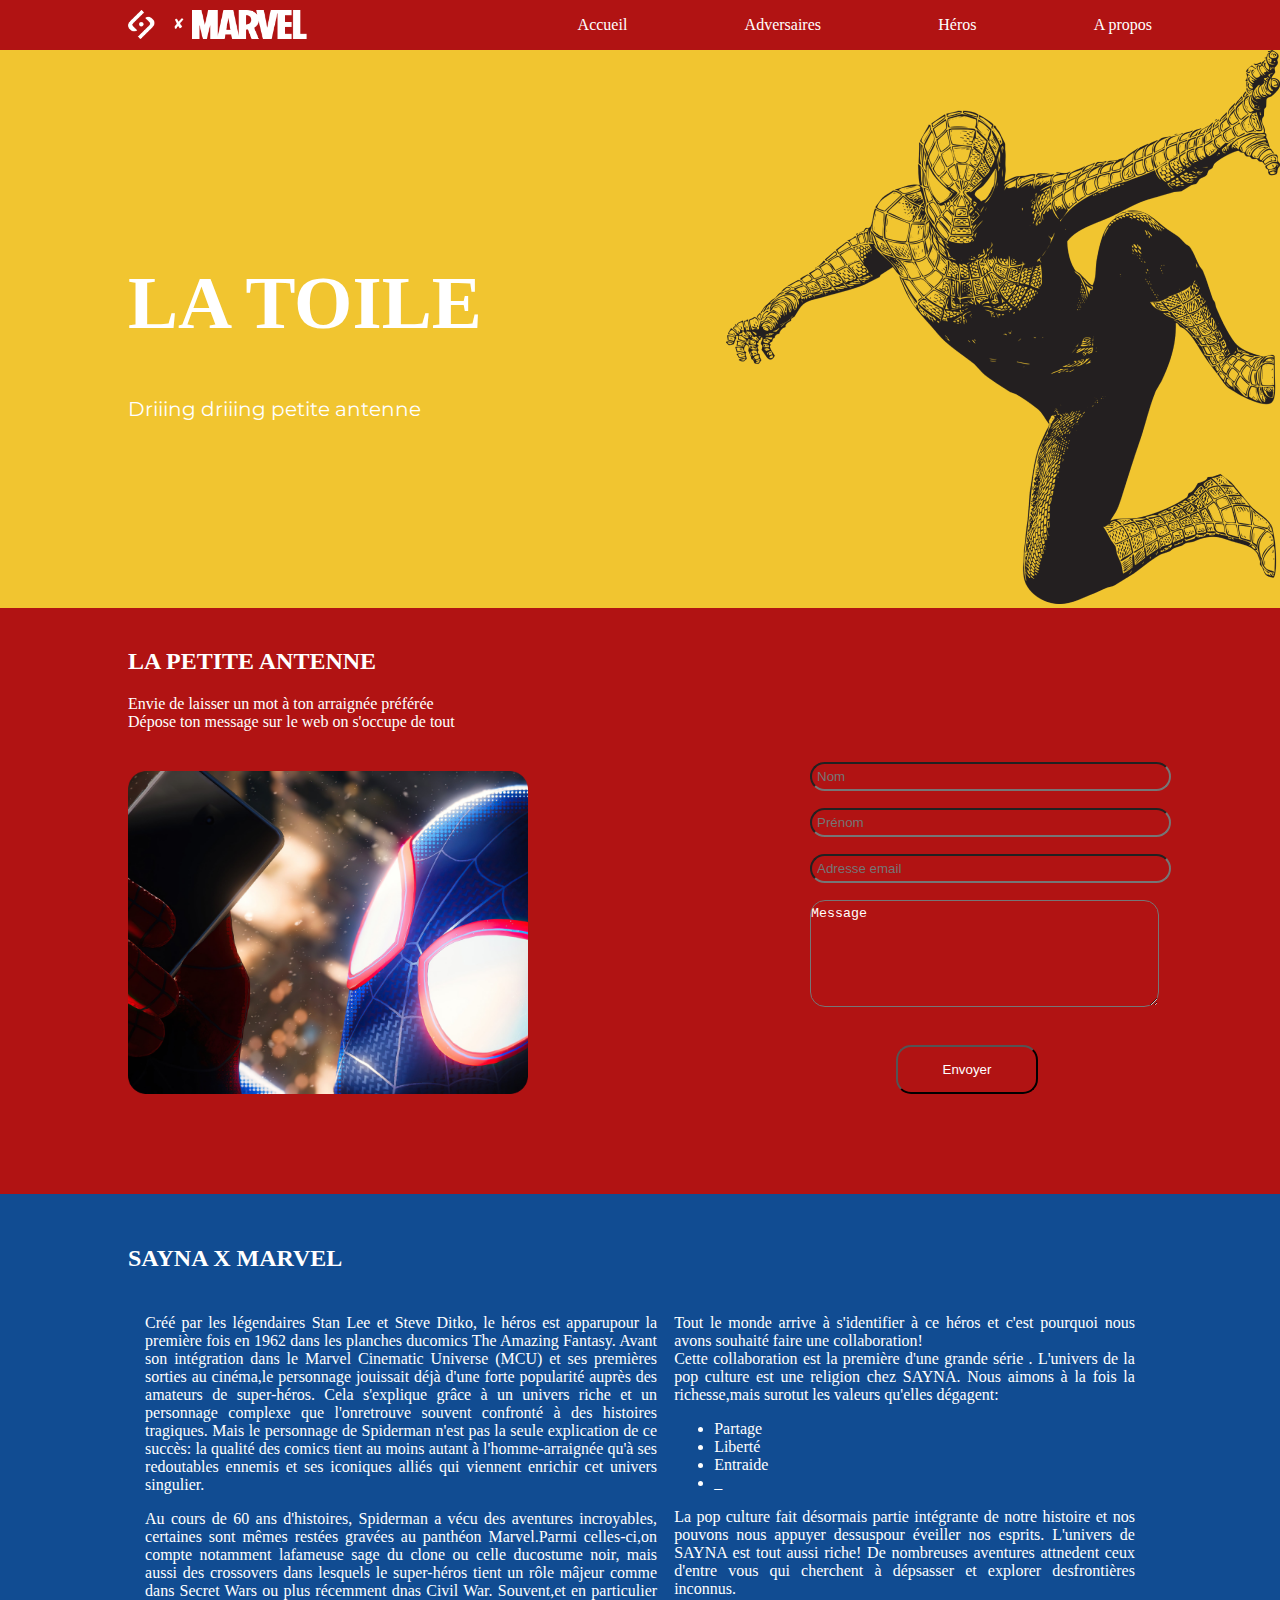
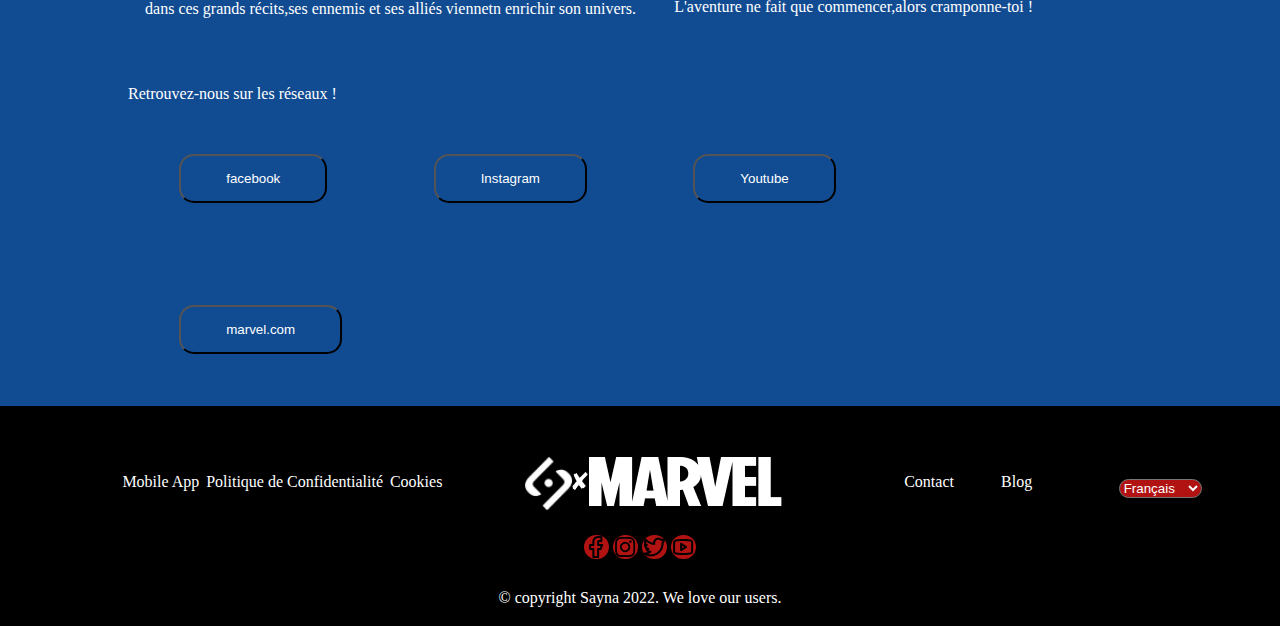
<file: index.html>
<!DOCTYPE html>
<html lang="fr">
<head>
    <meta charset="UTF-8">
    <meta http-equiv="X-UA-Compatible" content="IE=edge">
    <meta name="viewport" content="width=device-width, initial-scale=1.0">
    <title>A propos</title>
    <link rel="stylesheet" href="style.css">
</head>
<body>
    <section id="header">
        <header class="header-nav">
            <div class="container">
                <div class="brand">
                    <div class="branding">
                        <img width="60%" src="Assets/Logo/logo1.png" alt="logo Sayna">
                    </div>
                    <div class="branding2">
                        <img width="60%"src="Assets/Logo/logo2.png" alt="logo x">
                    </div>
                    <div class="branding3">
                        <img width ="60%" src="Assets/Logo/logo3.png" alt="logo Marvel">
                    </div>
                </div>
                <nav>
                    <ul>
                        <li><a href="accueil.html">Accueil</a></li>
                        <li><a href="adversaires.html">Adversaires</a></li>
                        <li><a href="heros.html">Héros</a></li>
                        <li><a href="index.html">A propos</a></li>
                    </ul>
                </nav>
            </div>
        </header>
        <header class="header-latoile">
            <div class="la-toile">
                <h1>La Toile</h1>
                <p>Driiing driiing petite antenne</p>
            </div>
            <div class="photo">
                <img src="Assets/Illustration/img5.png" alt="photo spiderman transparent">
            </div>            
        </header>
    </section>
    <main>
        <section class="petite-antenne">
            <div class="antenne">
                <h2>La petite Antenne</h2>
                <p>Envie de laisser un mot à ton arraignée préférée</p>
                <p>Dépose ton message sur le web on s'occupe de tout</p>
                <img width="400px" src="Assets/Illustration/img34.png" alt="spiderman envoi un sms">
            </div>
            <div class="message">
                <form  method="post" action="traitement.php">
                    <p><label for="Nom"></label>
                    <input type="text" name="Nom" id="Nom" placeholder="Nom"/>
                    </p>
                    <p><label for="Prenom"></label>
                    <input type="text" name="Prenom" id="Prenom" placeholder="Prénom"/></p>
                    <p><label for="email">
                        <input type="email" name="email" id="email" placeholder="Adresse email">
                    </label></p>
                    <p><label for="message">
                        <textarea name="message" id="message" row="50" cols="40">Message</textarea>
                    </label></p>
                    <button>Envoyer</button>
                </form>
            </div>
        </section>
        <section class="saynaxmarvel">
            <h2>SAYNA X MARVEL</h2>
            <div class="paragraphe">
                <div class="paragraphe1">
                    <p>Créé par les légendaires Stan Lee et Steve Ditko, le héros est apparupour la première fois en 1962 dans les planches ducomics The Amazing Fantasy.
                        Avant son intégration dans le Marvel Cinematic Universe (MCU) et ses premières sorties au cinéma,le personnage jouissait déjà d'une forte popularité 
                        auprès des amateurs de super-héros. Cela s'explique grâce à un univers riche et un personnage complexe que l'onretrouve souvent confronté à des histoires tragiques.
                        Mais le personnage de Spiderman n'est pas la seule explication de ce succès: la qualité des comics tient au moins autant à l'homme-arraignée qu'à ses redoutables ennemis et 
                        ses iconiques alliés qui viennent enrichir cet univers singulier.</p>
                    <p>
                        Au cours de 60 ans d'histoires, Spiderman a vécu des aventures incroyables, certaines sont mêmes restées gravées au panthéon Marvel.Parmi celles-ci,on compte notamment lafameuse sage du clone
                        ou celle ducostume noir, mais aussi des crossovers dans lesquels le super-héros tient un rôle mâjeur comme dans Secret Wars ou plus récemment dnas Civil War. Souvent,et en particulier dans ces 
                        grands récits,ses ennemis et ses alliés viennetn enrichir son univers.</p>
                </div>
                <div class="paragraphe2">
                    <p>
                        Tout le monde arrive à s'identifier à ce héros et c'est pourquoi nous avons souhaité faire une collaboration!<br>
                        Cette collaboration est la première d'une grande série . L'univers de la pop culture est une religion chez SAYNA. Nous aimons à la fois la richesse,mais surotut les valeurs qu'elles dégagent:
                        <ul>
                            <li>Partage</li>
                            <li>Liberté</li>
                            <li>Entraide</li>
                            <li>_</li>
                        </ul>
                    </p>
                    <p>
                        La pop culture fait désormais partie intégrante de notre histoire et nos pouvons nous appuyer dessuspour éveiller nos esprits.
                        L'univers de SAYNA est tout aussi riche! De nombreuses aventures attnedent ceux d'entre vous qui cherchent à dépsasser et explorer desfrontières inconnus.<br>
                        L'aventure ne fait que commencer,alors cramponne-toi !
                    </p>
                </div>
            </div>
            <div class="reseau">
                Retrouvez-nous sur les réseaux !<br>
                <button>facebook</button>
                <button>Instagram</button>
                <button>Youtube</button>
                <button>marvel.com</button>
            </div>
        </section>
    </main>
    <footer>
        <section class="foot-up">
            <ul class="ul1">
                <li><a href="#">Mobile App</a></li>
                <li><a href="#">Politique de Confidentialité</a></li>
                <li><a href="#">Cookies</a></li>
            </ul>
            <div class="branding">
                <div class="branding">
                    <img src="Assets/Logo/logo1.png" alt="logo Sayna">
                </div>
                <div class="branding2">
                    <img src="Assets/Logo/logo2.png" alt="logo x">
                </div>
                <div class="branding3">
                    <img src="Assets/Logo/logo3.png" alt="logo Marvel">
                </div>
            </div>
            <ul class="ul2">
                <li><a href="#">Contact</a></li>
                <li><a href="#">Blog</a></li>
            </ul>
                <form method="post" action="traitement.php">
                    <label for="langue"></label><br />
                        <select name="langue" id="langue">
                            <option value="français">Français</option>
                            <option value="espagnol">Espagnol</option>
                            <option value="italien">Italien</option>
                            <option value="Anglais">English</option>
                            <option value="chinois">Chinois</option>
                            <option value="japonnais">Japonnais</option>
                        </select>
                </form>
        </section>
        <section class="foot-bottom">
            <div class="reseau-social">
                <img src="Assets/Logo/logof.png" alt="facebook">
                <img src="Assets/Logo/logoi.png" alt="Instagram">
                <img src="Assets/Logo/logot.png" alt="twitter">
                <img src="Assets/Logo/logoy.png" alt="youtube">
            </div>
            &copy; copyright Sayna 2022. We love our users.
        </section>
    </footer>    
</body>
</html>
</file>
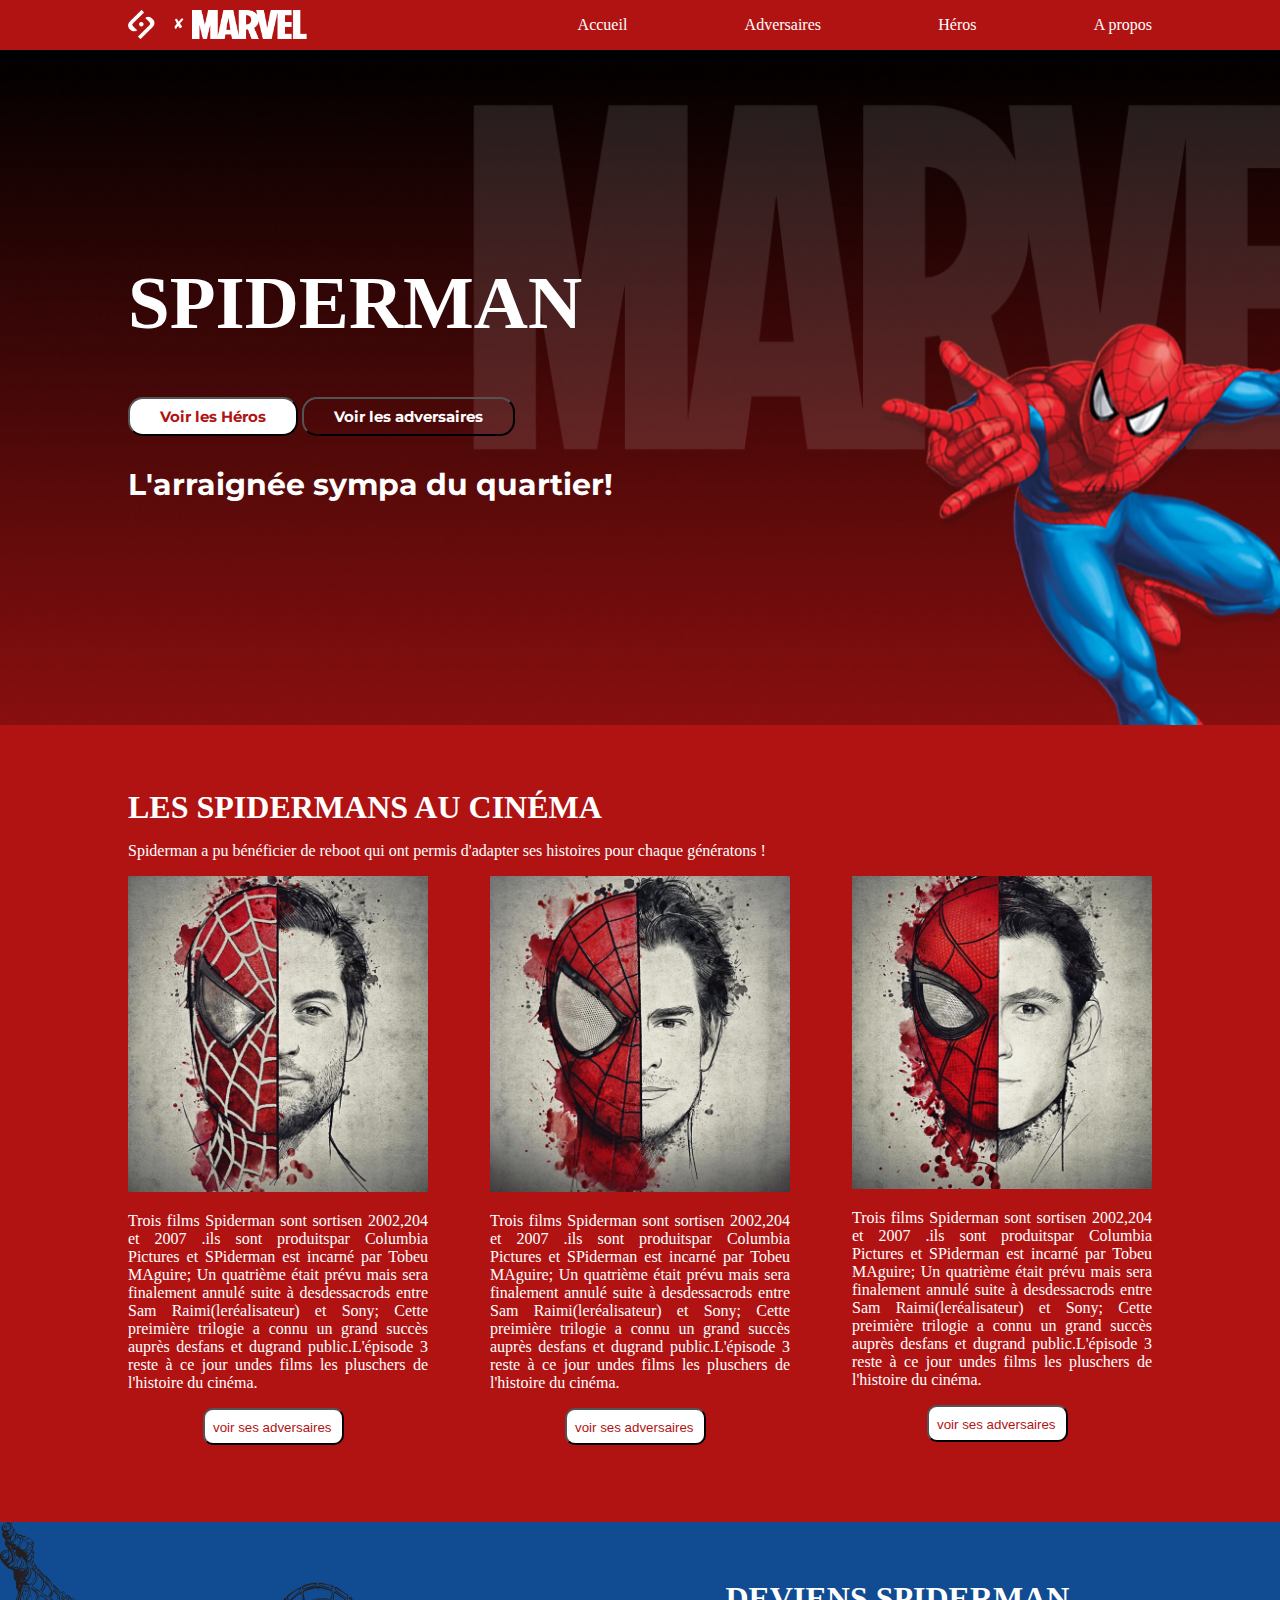
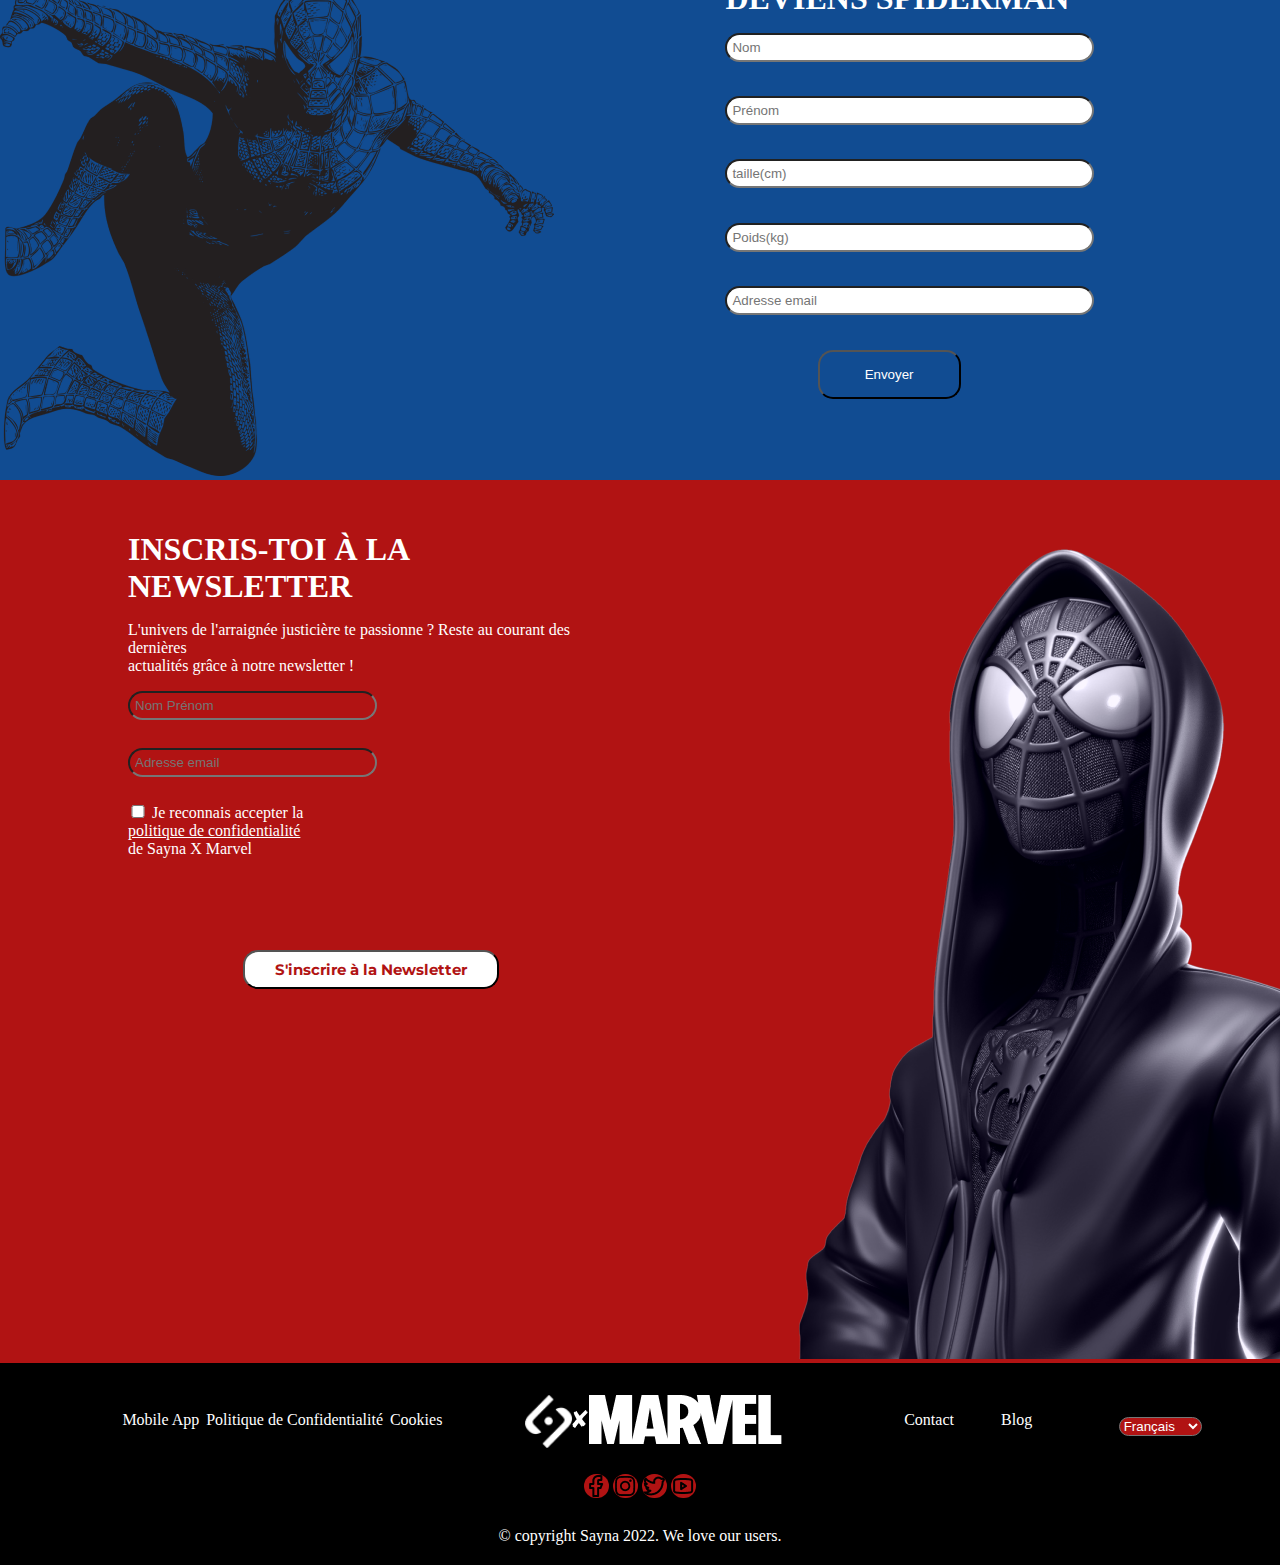
<file: accueil.html>
<!DOCTYPE html>
<html lang="en">
<head>
    <meta charset="UTF-8">
    <meta http-equiv="X-UA-Compatible" content="IE=edge">
    <meta name="viewport" content="width=device-width, initial-scale=1.0">
    <title>Home</title>
    <link rel="stylesheet" href="style4.css">
</head>
<body>
    <section id="header">
        <header class="header-nav">
            <div class="container">
                <div class="brand">
                    <div class="branding">
                        <img width="60%" src="Assets/Logo/logo1.png" alt="logo Sayna">
                    </div>
                    <div class="branding2">
                        <img width="60%"src="Assets/Logo/logo2.png" alt="logo x">
                    </div>
                    <div class="branding3">
                        <img width ="60%" src="Assets/Logo/logo3.png" alt="logo Marvel">
                    </div>
                </div>
                <nav>
                    <ul>
                        <li><a href="accueil.html">Accueil</a></li>
                        <li><a href="adversaires.html">Adversaires</a></li>
                        <li><a href="heros.html">Héros</a></li>
                        <li><a href="index.html">A propos</a></li>
                    </ul>
                </nav>
            </div>
        </header>
        <header class="header-spiderman">
            <div class="spiderman">
                <h1>Spiderman</h1>
                <div class="button">
                    <button class="b-heros">Voir les Héros</button>
                    <button class="b-adversaire">Voir les adversaires</button>
                </div>
                <p>L'arraignée sympa du quartier!</p>
            </div>
            <div class="photo">
            </div>            
        </header>
    </section>
    <main>
        <section class="personnage">
                <h2>Les spidermans au cinéma</h2>
                <p>Spiderman a pu bénéficier de reboot qui ont permis d'adapter ses histoires pour chaque génératons !</p>
                <div class="cinema">
                <div class="Tobey">
                    <img width="300px" src="Assets/Illustration/img3.png" alt="spiderman Tobey Maguire">
                    <p>Trois films Spiderman sont sortisen 2002,204 et 2007 .ils sont produitspar Columbia Pictures et SPiderman est incarné par Tobeu MAguire;
                        Un quatrième était prévu mais sera finalement annulé suite à desdessacrods entre Sam Raimi(leréalisateur) et Sony;
                        Cette preimière trilogie a connu un grand succès auprès desfans et dugrand public.L'épisode 3 reste à ce jour undes films les pluschers
                        de l'histoire du cinéma.
                    </p>
                    <button>voir ses adversaires</button>
                </div>  

                <div class="Andrew">
                <img width="300px" src="Assets/Illustration/img2.png" alt="spiderman Andrew GArfield">
                <p>Trois films Spiderman sont sortisen 2002,204 et 2007 .ils sont produitspar Columbia Pictures et SPiderman est incarné par Tobeu MAguire;
                    Un quatrième était prévu mais sera finalement annulé suite à desdessacrods entre Sam Raimi(leréalisateur) et Sony;
                    Cette preimière trilogie a connu un grand succès auprès desfans et dugrand public.L'épisode 3 reste à ce jour undes films les pluschers
                    de l'histoire du cinéma.
                </p><button>voir ses adversaires</button>
                </div>

                <div class="Tom">
                <img width="300px" src="Assets/Illustration/img4.png" alt="spiderman Tom Holland">
                <p>Trois films Spiderman sont sortisen 2002,204 et 2007 .ils sont produitspar Columbia Pictures et SPiderman est incarné par Tobeu MAguire;
                    Un quatrième était prévu mais sera finalement annulé suite à desdessacrods entre Sam Raimi(leréalisateur) et Sony;
                    Cette preimière trilogie a connu un grand succès auprès desfans et dugrand public.L'épisode 3 reste à ce jour undes films les pluschers
                    de l'histoire du cinéma.
                </p><button>voir ses adversaires</button>
                </div>
            </div>
            
        </section>
        <section class="deviens">
            <div class="photo">
                <img src="Assets/Illustration/img5.png" alt="photo spiderman transparent">
            </div>       
            <div class="message">
                <h2>Deviens Spiderman</h2>
                <form  method="post" action="traitement.php">
                    <p><label for="Nom"></label>
                    <input type="text" name="Nom" id="Nom" placeholder="Nom"/>
                    </p>
                    <p><label for="Prenom"></label>
                    <input type="text" name="Prenom" id="Prenom" placeholder="Prénom"/></p>
                    <p><label for="taille"></label>
                        <input type="number" name="taille" id="taille" placeholder="taille(cm)"/></p>
                        <p><label for="Poids" min="100" max="230"></label>
                            <input type="number" name="Poids" id="Poids" placeholder="Poids(kg)" min="40" max="200"/></p>        
                        <p><label for="email">
                            <input type="email" name="email" id="email" placeholder="Adresse email">
                        </label></p>
                        <button>Envoyer</button>
                </form>
            </div>
        </section>
        <section class="inscription">
            <div class="newsletter">
                <div class="letter">
                    <h2>Inscris-toi à la Newsletter</h2>
                    <p>
                        L'univers de l'arraignée justicière te passionne ? Reste au courant des dernières <br>
                        actualités grâce à notre newsletter !
                    </p>
                    <form  method="post" action="traitement.php">
                        <p><label for="Nom"></label>
                        <input type="text" name="Nom" id="Nom" placeholder="Nom Prénom"/>
                        </p>
                        <p><label for="email">
                            <input type="email" name="email" id="email" placeholder="Adresse email">
                        </label></p>
                        <input type="checkbox" id="Politique" name="Politique">
                        <label for="Politique">Je reconnais accepter la <u>politique de confidentialité</u> <br>de Sayna X Marvel</label>
                    </form>
                    <button>S'inscrire à la Newsletter</button>
                </div>
                <div class="capuche">
                    <img src="Assets/Illustration/img6.png" alt="spiderman avec une capuche">
                </div>  
            </div>
        </section>
    </main>
        <footer>
            <section class="foot-up">
                <ul class="ul1">
                    <li><a href="#">Mobile App</a></li>
                    <li><a href="#">Politique de Confidentialité</a></li>
                    <li><a href="#">Cookies</a></li>
                </ul>
                <div class="branding">
                    <div class="branding">
                        <img src="Assets/Logo/logo1.png" alt="logo Sayna">
                    </div>
                    <div class="branding2">
                        <img src="Assets/Logo/logo2.png" alt="logo x">
                    </div>
                    <div class="branding3">
                        <img src="Assets/Logo/logo3.png" alt="logo Marvel">
                    </div>
                </div>
                <ul class="ul2">
                    <li><a href="#">Contact</a></li>
                    <li><a href="#">Blog</a></li>
                </ul>
                    <form method="post" action="traitement.php">
                        <label for="langue"></label><br />
                            <select name="langue" id="langue">
                                <option value="français">Français</option>
                                <option value="espagnol">Espagnol</option>
                                <option value="italien">Italien</option>
                                <option value="Anglais">English</option>
                                <option value="chinois">Chinois</option>
                                <option value="japonnais">Japonnais</option>
                            </select>
                    </form>
            </section>
            <section class="foot-bottom">
                <div class="reseau-social">
                    <img src="Assets/Logo/logof.png" alt="facebook">
                    <img src="Assets/Logo/logoi.png" alt="Instagram">
                    <img src="Assets/Logo/logot.png" alt="twitter">
                    <img src="Assets/Logo/logoy.png" alt="youtube">
                </div>
                &copy; copyright Sayna 2022. We love our users.
            </section>
        </footer>    
</body>
</html>
</file>
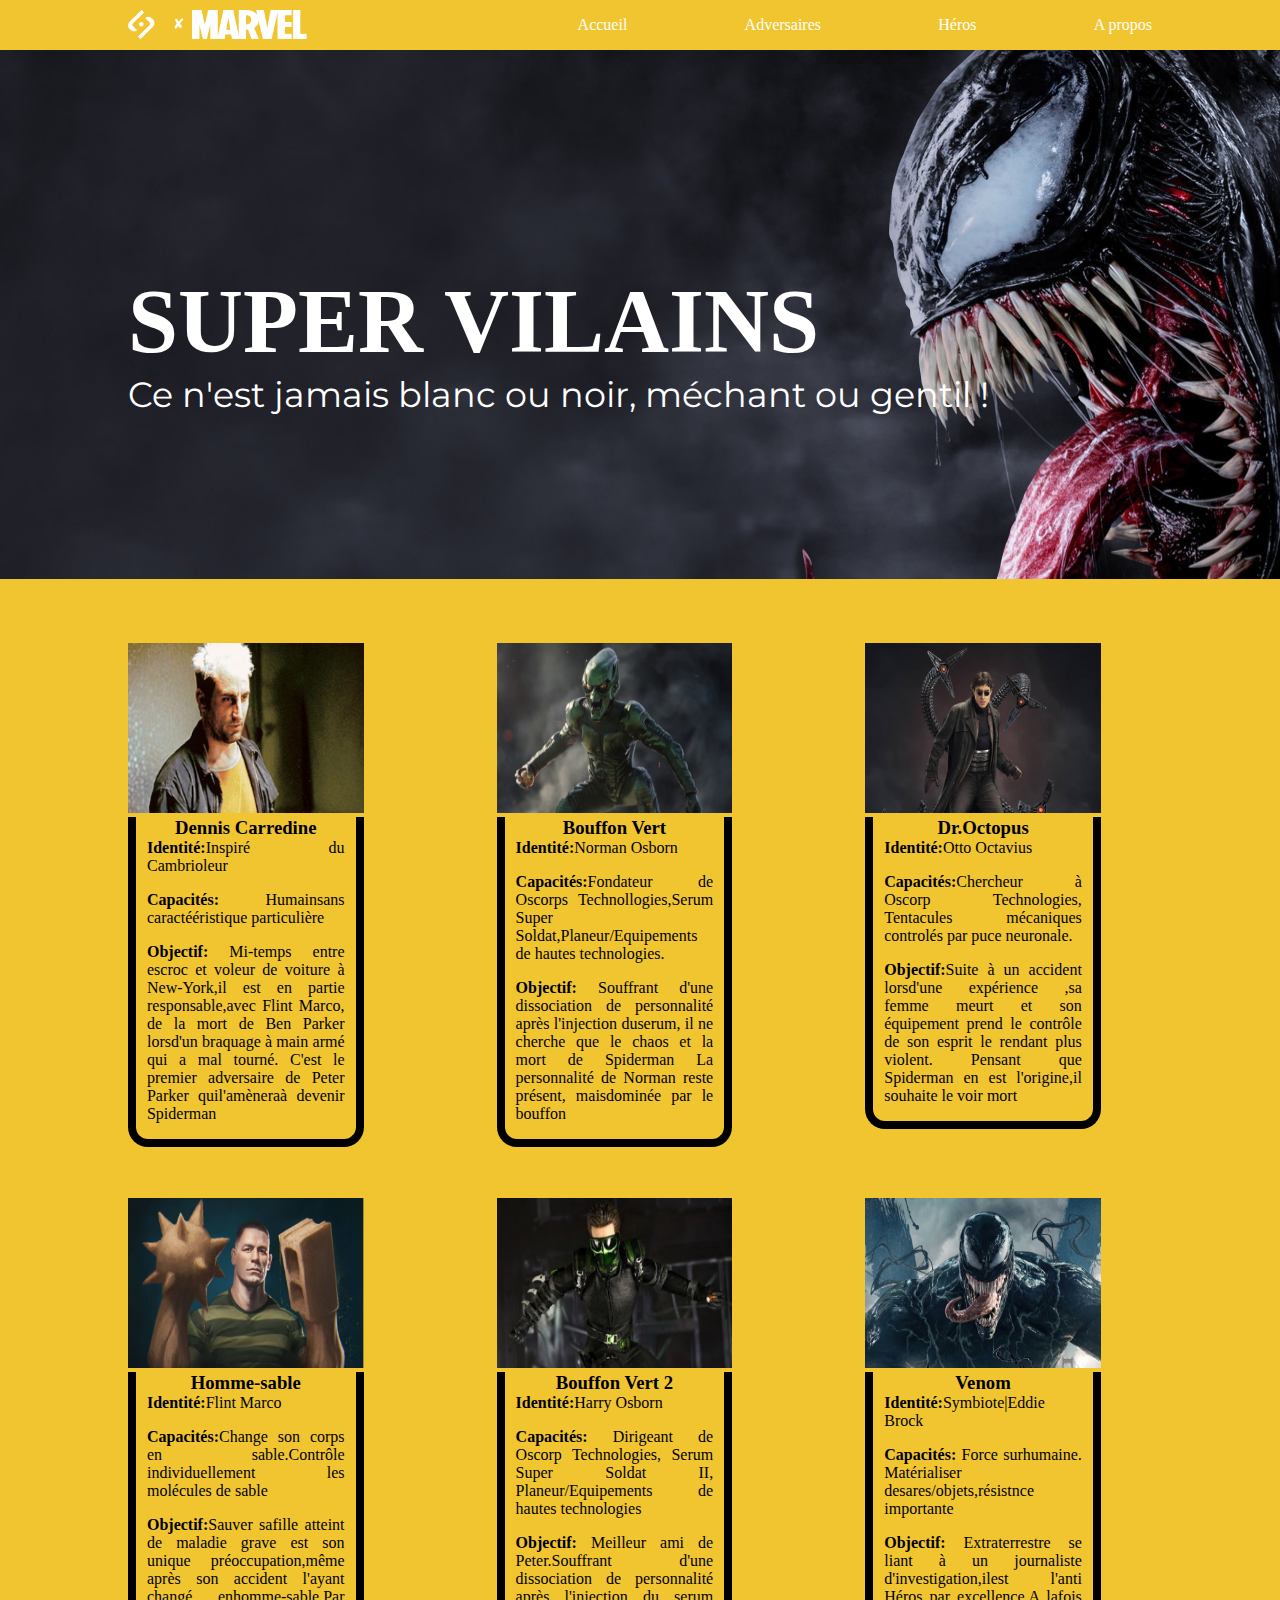
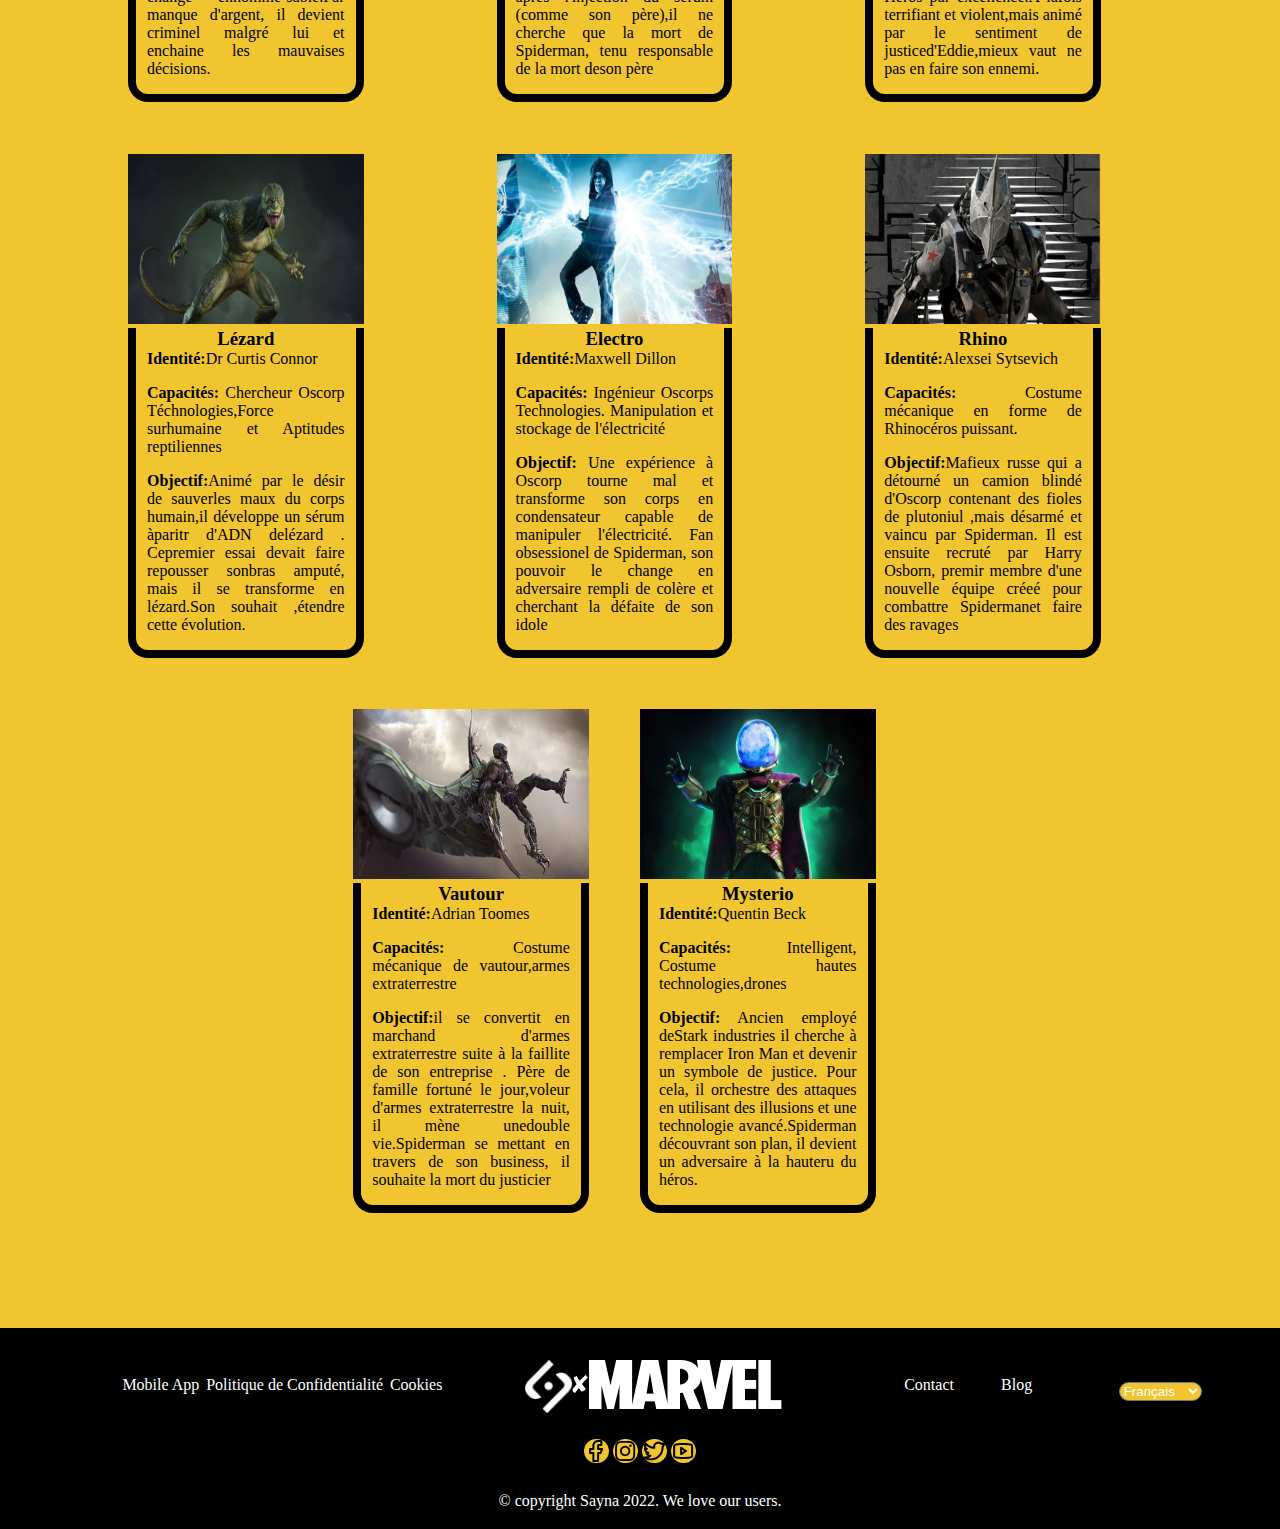
<file: adversaires.html>
<!DOCTYPE html>
<html lang="fr">
<head>
    <meta charset="UTF-8">
    <meta http-equiv="X-UA-Compatible" content="IE=edge">
    <meta name="viewport" content="width=device-width, initial-scale=1.0">
    <link rel="stylesheet" href="style2.css">
    <title>Adversaires</title>
</head>
<body>
    <section class="head">
        <header class="header-nav">
            <div class="container">
                <div class="brand">
                    <div class="branding">
                        <img width="60%" src="Assets/Logo/logo1.png" alt="logo Sayna">
                    </div>
                    <div class="branding2">
                        <img width="60%" src="Assets/Logo/logo2.png" alt="logo x">
                    </div>
                    <div class="branding3">
                        <img width ="60%" src="Assets/Logo/logo3.png" alt="logo Marvel">
                    </div>
                </div>
                <nav>
                    <ul>
                        <li><a href="accueil.html">Accueil</a></li>
                        <li><a href="adversaires.html">Adversaires</a></li>
                        <li><a href="heros.html">Héros</a></li>
                        <li><a href="index.html">A propos</a></li>
                    </ul>
                </nav>
            </div>
            </header>
        </header>
        <header class="header-vilain">
            <div class="super-vilain">
                <h1>Super vilains</h1>
                <p>Ce n'est jamais blanc ou noir, méchant ou gentil !</p>
            </div>            
        </header>
    </section>
    <main>
        <section class="détail">
                <div class="Carredine">
                    <img src="Assets/Illustration/img8.png" alt="photo de Dennis Carredine">
                    <div class="vilain1">
                        <h3>Dennis Carredine</h3>
                        <p><strong>Identité:</strong>Inspiré du Cambrioleur</p>
                        <p><strong>Capacités:</strong> Humainsans caractééristique particulière</p>
                        <p><strong>Objectif:</strong> Mi-temps entre escroc et voleur de voiture à New-York,il est en partie responsable,avec Flint Marco, de la mort de Ben Parker lorsd'un braquage à main armé qui a mal tourné. 
                            C'est le premier adversaire de Peter Parker quil'amèneraà devenir Spiderman</p>
                    </div>
                </div> 
                <div class="Bouffon-vert">
                    <img src="Assets/Illustration/img9.png" alt="photo de Bouffon vert">
                    <div class="vilain2">
                        <h3>Bouffon Vert</h3>
                        <p><strong>Identité:</strong>Norman Osborn</p>
                        <p><strong>Capacités:</strong>Fondateur de Oscorps Technollogies,Serum Super Soldat,Planeur/Equipements de hautes technologies.</p>
                        <p><strong>Objectif:</strong> Souffrant d'une dissociation de personnalité après l'injection duserum, il ne cherche que le chaos et la mort de Spiderman 
                            La personnalité de Norman reste présent, maisdominée par le bouffon</p>
                    </div>
                </div> 
                <div class="Octopus">
                    <img src="Assets/Illustration/img10.png" alt="photo de Dr Octopus">
                    <div class="vilain3">
                        <h3>Dr.Octopus</h3>
                        <p><strong>Identité:</strong>Otto Octavius</p>
                        <p><strong>Capacités:</strong>Chercheur à Oscorp Technologies, Tentacules mécaniques controlés par puce neuronale.</p>
                        <p><strong>Objectif:</strong>Suite à un accident lorsd'une expérience ,sa femme meurt et son équipement prend le contrôle de son esprit le rendant plus violent.
                        Pensant que Spiderman en est l'origine,il souhaite le voir mort</p>
                    </div>
                </div> 
                <div class="Homme-sable">
                    <img src="Assets/Illustration/img11.png" alt="photo de l'homme sable">
                    <div class="vilain4">
                        <h3>Homme-sable</h3>
                        <p><strong>Identité:</strong>Flint Marco</p>
                        <p><strong>Capacités:</strong>Change son corps en sable.Contrôle individuellement les molécules de sable </p>
                        <p><strong>Objectif:</strong>Sauver safille atteint de maladie grave est son unique préoccupation,même après son accident l'ayant changé enhomme-sable.Par manque d'argent, il devient criminel malgré lui et enchaine les mauvaises décisions.</p>
                    </div>
                </div> 
                <div class="Bouffon-vert2">
                    <img src="Assets/Illustration/img12.png" alt="photo de Bouffo nvert 2">
                    <div class="vilain5">
                        <h3>Bouffon Vert 2</h3>
                        <p><strong>Identité:</strong>Harry Osborn</p>
                        <p><strong>Capacités:</strong> Dirigeant de Oscorp Technologies, Serum Super Soldat II, Planeur/Equipements de hautes technologies</p>
                        <p><strong>Objectif:</strong> Meilleur ami de Peter.Souffrant d'une dissociation de personnalité après l'injection du serum (comme son père),il ne cherche que la mort de Spiderman,
                        tenu responsable de la mort deson père</p>
                    </div>
                </div> 
                <div class="Venom">
                    <img src="Assets/Illustration/img13.png" alt="photo de Venom">
                    <div class="vilain6">
                        <h3>Venom</h3>
                        <p><strong>Identité:</strong>Symbiote|Eddie Brock</p>
                        <p><strong>Capacités:</strong> Force surhumaine. Matérialiser desares/objets,résistnce importante</p>
                        <p><strong>Objectif:</strong> Extraterrestre se liant à un journaliste d'investigation,ilest l'anti Héros par excellence.A lafois terrifiant et violent,mais animé par le sentiment de justiced'Eddie,mieux vaut ne pas en faire son ennemi.</p>
                    </div>
                </div> 
                <div class="Lezard">
                    <img src="Assets/Illustration/img14.png" alt="photo de Lezard">
                    <div class="vilain7">
                        <h3>Lézard</h3>
                        <p><strong>Identité:</strong>Dr Curtis Connor</p>
                        <p><strong>Capacités:</strong> Chercheur Oscorp Téchnologies,Force surhumaine et Aptitudes reptiliennes</p> 
                        <p><strong>Objectif:</strong>Animé par le désir de sauverles maux du corps humain,il développe un sérum àparitr d'ADN delézard .
                        Cepremier essai devait faire repousser sonbras amputé, mais il se transforme en lézard.Son souhait ,étendre cette évolution. </p>
                    </div> 
                </div> 
                <div class="Electro">
                    <img src="Assets/Illustration/img15.png" alt="photo de Electro">
                    <div class="vilain8">
                        <h3>Electro</h3>
                        <p><strong>Identité:</strong>Maxwell Dillon</p>
                        <p><strong>Capacités:</strong> Ingénieur Oscorps Technologies. Manipulation et stockage de l'électricité</p>
                        <p><strong>Objectif:</strong> Une expérience à Oscorp tourne mal et transforme son corps en condensateur capable de manipuler l'électricité. Fan obsessionel de Spiderman, son pouvoir le change en adversaire rempli de colère
                        et cherchant la défaite de son idole</p>
                    </div>
                </div> 
                <div class="Rhino">
                    <img src="Assets/Illustration/img16.png" alt="photo de Rhino">
                    <div class="vilain9">
                        <h3>Rhino</h3>
                        <p><strong>Identité:</strong>Alexsei Sytsevich</p>
                        <p><strong>Capacités:</strong> Costume mécanique en forme de Rhinocéros puissant.</p>
                        <p><strong>Objectif:</strong>Mafieux russe qui a détourné un camion blindé d'Oscorp contenant des fioles de plutoniul ,mais désarmé et vaincu par Spiderman. Il est ensuite recruté par Harry Osborn, premir membre d'une nouvelle équipe 
                        créeé pour combattre Spidermanet faire des ravages</p>
                    </div>
                </div> 
                <div class="détail2">
                    <div class="Vautour">
                        <img src="Assets/Illustration/img17.png" alt="photo de Vautour">
                        <div class="vilain10">
                            <h3>Vautour</h3>
                            <p><strong>Identité:</strong>Adrian Toomes</p>
                            <p><strong>Capacités:</strong> Costume mécanique de vautour,armes extraterrestre</p>
                            <p><strong>Objectif:</strong>il se convertit en marchand d'armes extraterrestre suite à la faillite de son entreprise . Père de famille fortuné le jour,voleur d'armes extraterrestre la nuit,
                            il mène unedouble vie.Spiderman se mettant en travers de son business, il souhaite la mort du justicier</p>
                        </div>
                    </div> 
                    <div class="Mysterio">
                        <img src="Assets/Illustration/img18.png" alt="photo de Mysterio">
                        <div class="vilain11">
                            <h3>Mysterio</h3>
                            <p><strong>Identité:</strong>Quentin Beck</p>
                            <p><strong>Capacités:</strong> Intelligent, Costume hautes technologies,drones</p>
                            <p><strong>Objectif:</strong> Ancien employé deStark industries il cherche à remplacer Iron Man et devenir un symbole de justice. Pour cela, il orchestre des attaques en utilisant des illusions et une technologie avancé.Spiderman découvrant son plan, il devient un adversaire à la hauteru du héros.</p>
                        </div>
                    </div>
                </div> 
            </section>
        </main>
        <footer>
            <section class="foot-up">
                <ul class="ul1">
                    <li><a href="#">Mobile App</a></li>
                    <li><a href="#">Politique de Confidentialité</a></li>
                    <li><a href="#">Cookies</a></li>
                </ul>
                <div class="branding">
                    <div class="branding">
                        <img src="Assets/Logo/logo1.png" alt="logo Sayna">
                    </div>
                    <div class="branding2">
                        <img src="Assets/Logo/logo2.png" alt="logo x">
                    </div>
                    <div class="branding3">
                        <img src="Assets/Logo/logo3.png" alt="logo Marvel">
                    </div>
                </div>
                <ul class="ul2">
                    <li><a href="#">Contact</a></li>
                    <li><a href="#">Blog</a></li>
                </ul>
                    <form method="post" action="traitement.php">
                        <label for="langue"></label><br />
                            <select name="langue" id="langue">
                                <option value="français">Français</option>
                                <option value="espagnol">Espagnol</option>
                                <option value="italien">Italien</option>
                                <option value="Anglais">English</option>
                                <option value="chinois">Chinois</option>
                                <option value="japonnais">Japonnais</option>
                            </select>
                    </form>
            </section>
            <section class="foot-bottom">
                <div class="reseau-social">
                    <img src="Assets/Logo/logof.png" alt="facebook">
                    <img src="Assets/Logo/logoi.png" alt="Instagram">
                    <img src="Assets/Logo/logot.png" alt="twitter">
                    <img src="Assets/Logo/logoy.png" alt="youtube">
                </div>
                &copy; copyright Sayna 2022. We love our users.
            </section>
        </footer>    
    
</body>
</html>
</file>
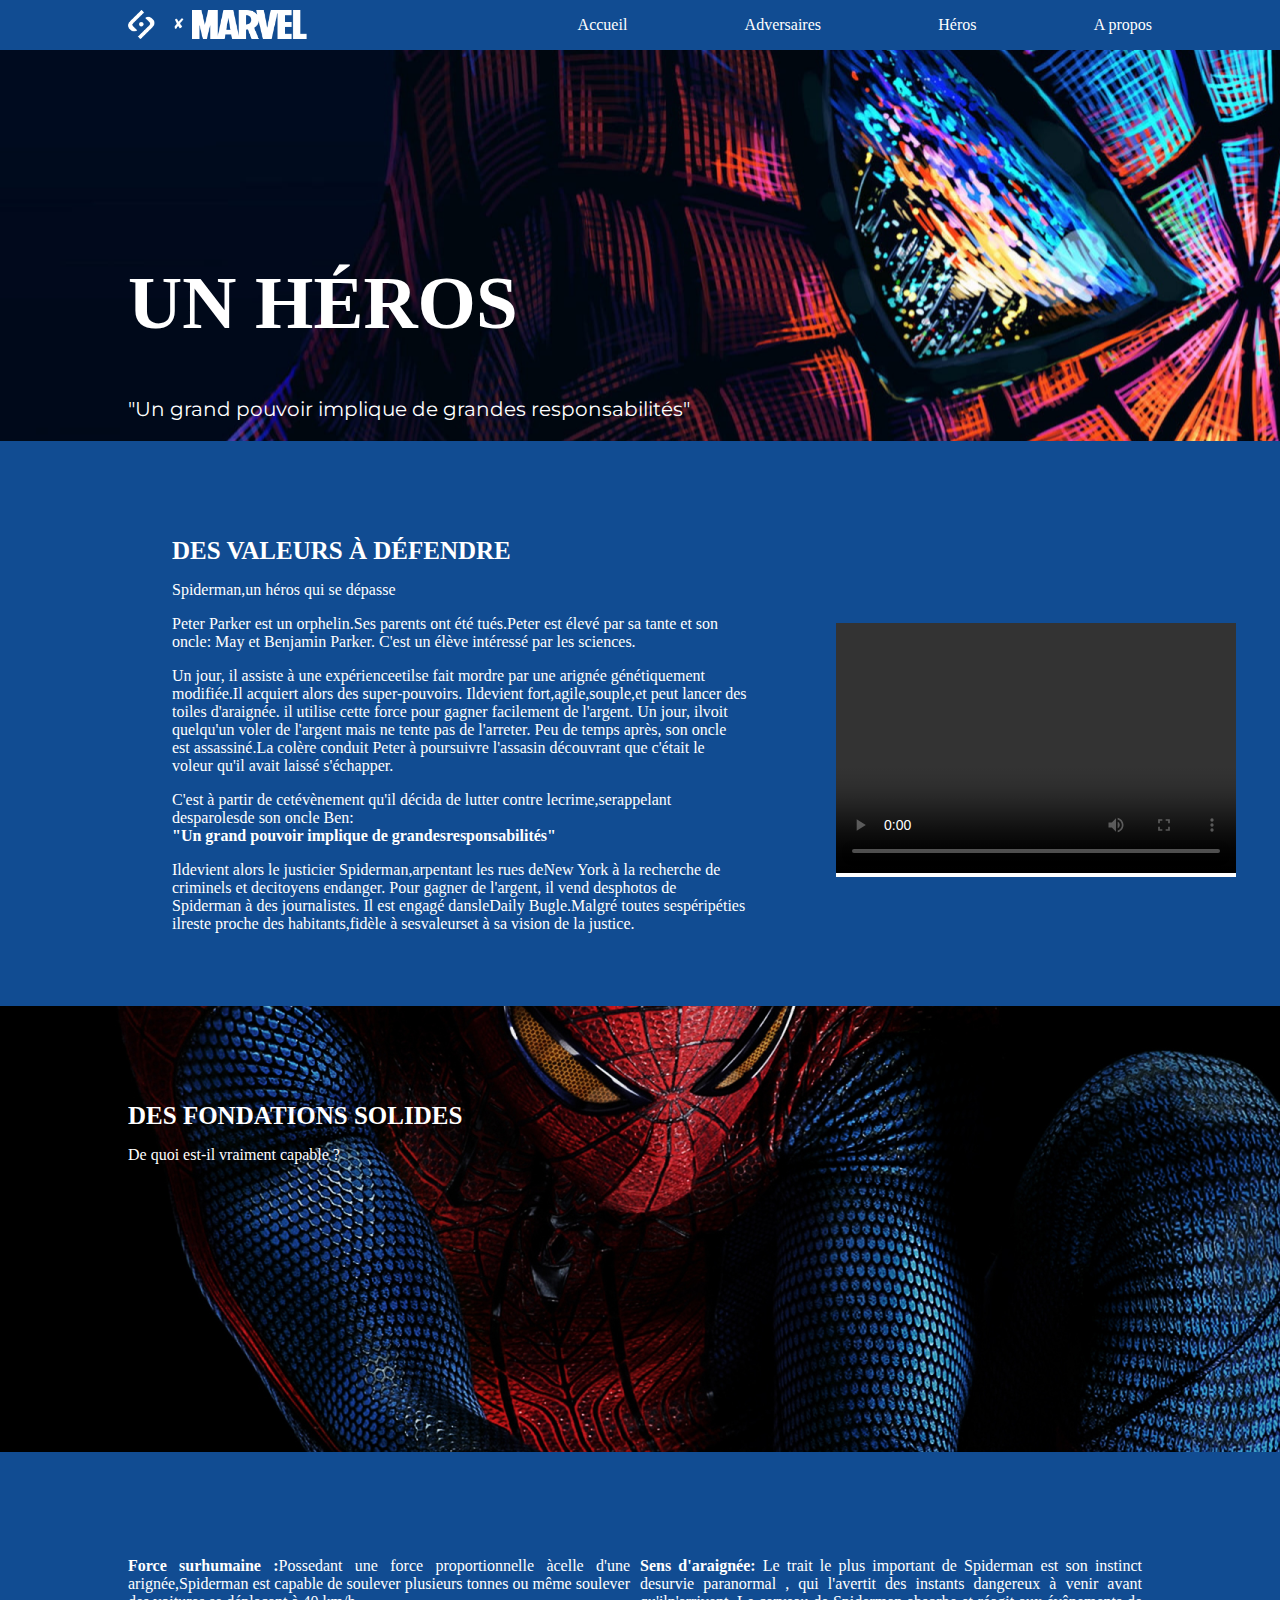
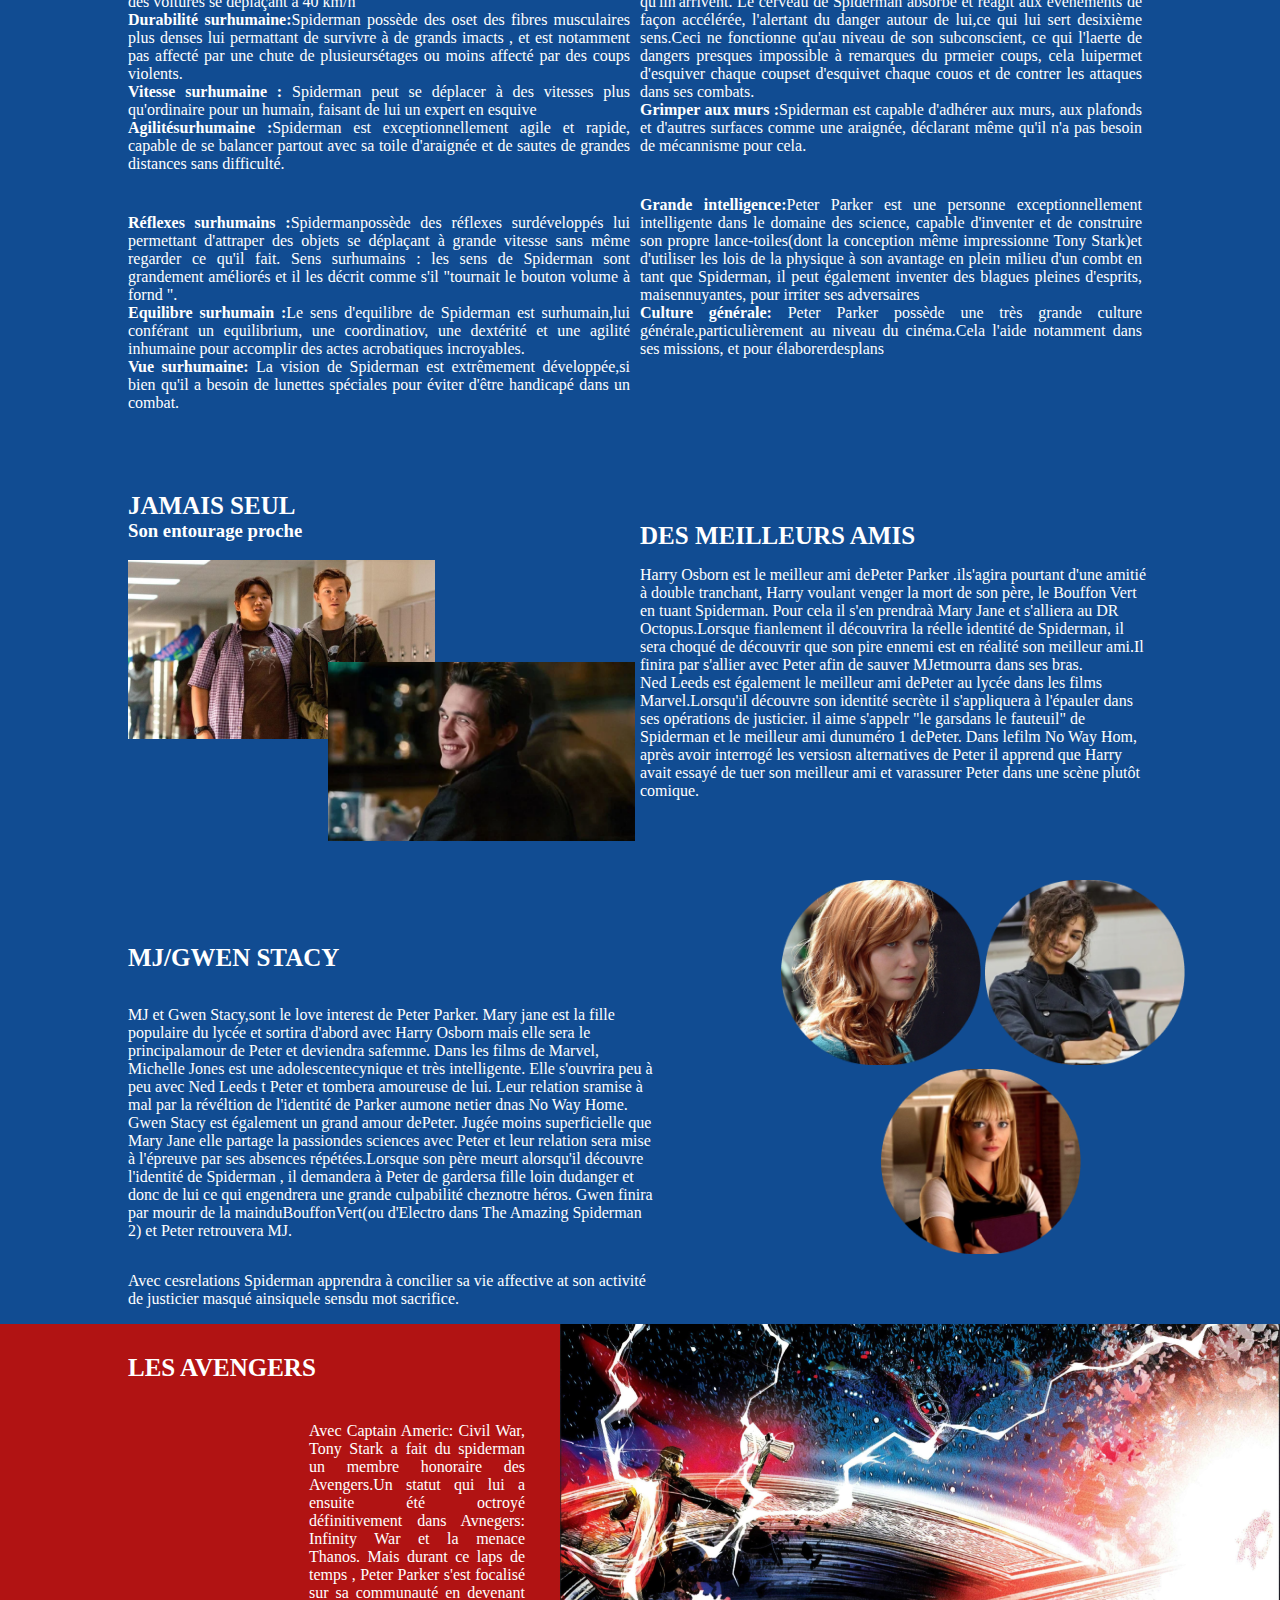
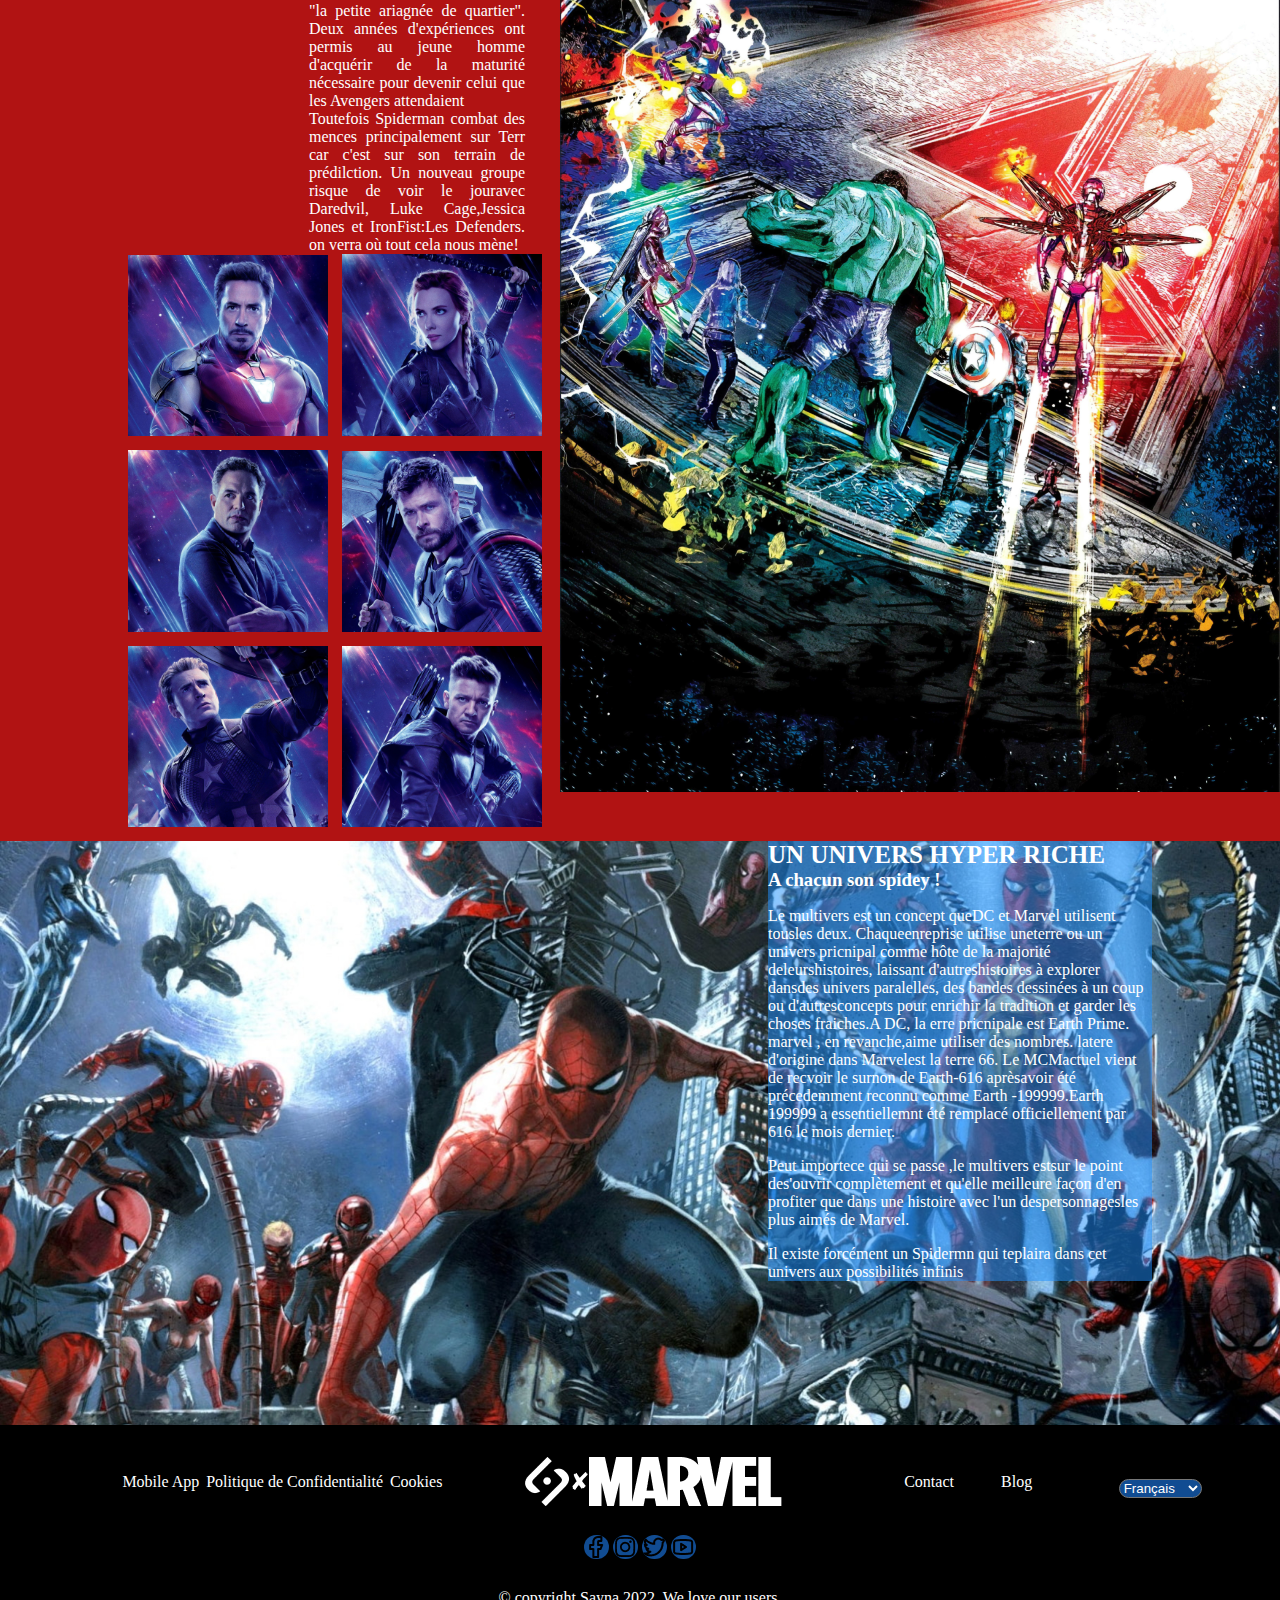
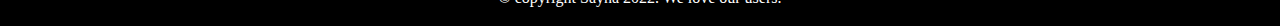
<file: heros.html>
<!DOCTYPE html>
<html lang="fr">
<head>
    <meta charset="UTF-8">
    <meta http-equiv="X-UA-Compatible" content="IE=edge">
    <meta name="viewport" content="width=device-width, initial-scale=1.0">
    <title>Hero</title>
    <link rel="stylesheet" href="style3.css">
</head>
<body>
    <section id="header">
        <header class="header-nav">
            <div class="container">
                <div class="brand">
                    <div class="branding">
                        <img width="60%" src="Assets/Logo/logo1.png" alt="logo Sayna">
                    </div>
                    <div class="branding2">
                        <img width="60%"src="Assets/Logo/logo2.png" alt="logo x">
                    </div>
                    <div class="branding3">
                        <img width ="60%" src="Assets/Logo/logo3.png" alt="logo Marvel">
                    </div>
                </div>
                <nav>
                    <ul>
                        <li><a href="accueil.html">Accueil</a></li>
                        <li><a href="adversaires.html">Adversaires</a></li>
                        <li><a href="heros.html">Héros</a></li>
                        <li><a href="index.html">A propos</a></li>
                    </ul>
                </nav>
            </div>
        </header>
        <header class="header-heros">
            <div class="un-heros">
                <h1>Un héros</h1>
                <p>"Un grand pouvoir implique de grandes responsabilités"</p>
            </div>
            <div class="photo">
            </div>            
        </header>
    </section>
    <main>
        <section class="valeurs">
            <div class="valeurs-a-defendre">
                <h2>Des valeurs à défendre</h2>
                <p>Spiderman,un héros qui se dépasse</p>
                <p>Peter Parker est un orphelin.Ses parents ont été tués.Peter est élevé par sa tante et son oncle: May et Benjamin Parker. C'est un élève intéressé par les sciences.</p>
                <p>Un jour, il assiste à une expérienceetilse fait mordre par une arignée génétiquement modifiée.Il acquiert alors des super-pouvoirs. Ildevient fort,agile,souple,et peut lancer des toiles d'araignée.
                    il utilise cette force pour gagner facilement de l'argent. Un jour, ilvoit quelqu'un voler de l'argent mais ne tente pas de l'arreter. Peu de temps après, son oncle est assassiné.La colère conduit Peter à poursuivre l'assasin découvrant que c'était le voleur qu'il avait laissé s'échapper.</p>
                <p>C'est à partir de cetévènement qu'il décida de lutter contre lecrime,serappelant desparolesde son oncle Ben:<br>
                <strong>"Un grand pouvoir implique de grandesresponsabilités"</strong></p>
                <p>Ildevient alors le justicier Spiderman,arpentant les rues deNew York à la recherche de criminels et decitoyens endanger.
                    Pour gagner de l'argent, il vend desphotos de Spiderman à des journalistes. Il est engagé dansleDaily Bugle.Malgré toutes sespéripéties ilreste proche des habitants,fidèle à sesvaleurset à sa vision de la justice.</p>
                </p>
            </div>
            <div class="vidéo">
                <video width="400" height="250" controls ></video>
                    <source src=”https://www.youtube.com/watch?v=7w_w10HVa54” type=video/mp4>
                  </video>
            </div>
        </section>
        <section class="fondations">
            <div class="solides">
                <h2>Des fondations solides</h2>
                <p>De quoi est-il vraiment capable ?</p>
            </div>
            <div class="force">
                <div class="force-surhumaines">
                    <p><strong>Force surhumaine :</strong>Possedant une force proportionnelle àcelle d'une arignée,Spiderman est capable de soulever plusieurs tonnes ou même soulever des voitures se déplaçant à 40 km/h<br>
                    <strong>Durabilité surhumaine:</strong>Spiderman possède des oset des fibres musculaires plus denses lui permattant de survivre à de grands imacts , et est notamment pas affecté par une chute de plusieursétages ou moins affecté par des coups violents.<br>
                    <strong>Vitesse surhumaine :</strong> Spiderman peut se déplacer à des vitesses plus qu'ordinaire pour un humain, faisant de lui un expert en esquive<br>
                    <strong>Agilitésurhumaine :</strong>Spiderman est exceptionnellement agile et rapide, capable de se balancer partout avec sa toile d'araignée et de sautes de grandes distances sans difficulté.</p>
                    <p>
                    <strong>Réflexes surhumains :</strong>Spidermanpossède des réflexes surdéveloppés lui permettant d'attraper des objets se déplaçant à grande vitesse sans même regarder ce qu'il fait.
                    <stronng>Sens surhumains :</stronng> les sens de Spiderman sont grandement améliorés et il les décrit comme s'il "tournait le bouton volume à fornd ".<br>
                    <strong>Equilibre surhumain :</strong>Le sens d'equilibre de Spiderman est surhumain,lui conférant un equilibrium, une coordinatiov, une dextérité et une agilité inhumaine pour accomplir des actes acrobatiques incroyables.<br>
                    <strong>Vue surhumaine:</strong> La vision de Spiderman est extrêmement développée,si bien qu'il a besoin de lunettes spéciales pour éviter d'être handicapé dans un combat.
                </p>
                </div>
                <div class="paragraphe2">
                    <p>
                        <strong>Sens d'araignée:</strong> Le trait le plus important de Spiderman est son instinct desurvie paranormal , qui l'avertit des instants dangereux à venir avant qu'iln'arrivent.
                        Le cerveau de Spiderman absorbe et réagit aux évênements de façon accélérée, l'alertant du danger autour de lui,ce qui lui sert desixième sens.Ceci ne fonctionne qu'au niveau de son subconscient, ce qui l'laerte  de dangers presques impossible à remarques du prmeier coups, cela luipermet d'esquiver chaque coupset d'esquivet chaque couos et de contrer les attaques dans ses combats.<br>
                        <strong>Grimper aux murs :</strong>Spiderman est capable d'adhérer aux murs, aux plafonds et d'autres surfaces comme une araignée, déclarant même qu'il n'a pas besoin de mécannisme pour cela. 
                    </p>
                    <p>
                        <strong>Grande intelligence:</strong>Peter Parker est une personne exceptionnellement intelligente dans le domaine des science, capable d'inventer et de construire son propre lance-toiles(dont la conception même impressionne Tony Stark)et d'utiliser les lois de la physique à son avantage en plein milieu d'un combt en tant que Spiderman, il peut également inventer des blagues pleines d'esprits, maisennuyantes, pour irriter ses adversaires<br>
                        <strong>Culture générale:</strong> Peter Parker possède une très grande culture générale,particulièrement au niveau du cinéma.Cela l'aide notamment dans ses missions, et pour élaborerdesplans
                    </p>
                </div>
            </div>
            <div class="Des-meilleurs-amis">    
                <div class="amis">
                    <h2>Jamais Seul</h2>
                <h3>Son entourage proche</h3><br>
                    <img class="image1" src="Assets/Illustration/img21.png" alt="Spiderman et Ned Leeds">
                    <img class="image2" src="Assets/Illustration/img22.png" alt="Spiderman et Harry Osborn">
                </div>
                <div class="amis2">
                    <h2>Des meilleurs amis</h2>
                    <p>Harry Osborn est le meilleur ami dePeter Parker .ils'agira pourtant d'une amitié à double tranchant, Harry voulant venger la mort de son père, le Bouffon Vert en tuant Spiderman. Pour cela il s'en prendraà Mary Jane et s'alliera
                        au DR Octopus.Lorsque fianlement il découvrira la réelle identité de Spiderman, il sera choqué de découvrir que son pire ennemi est en réalité son meilleur ami.Il finira par s'allier avec Peter afin de sauver MJetmourra dans ses bras.<br>
                        Ned Leeds est également le meilleur ami dePeter au lycée dans les films Marvel.Lorsqu'il découvre son identité secrète il s'appliquera à l'épauler dans ses opérations de justicier. il aime s'appelr "le garsdans le fauteuil" de Spiderman et le meilleur ami dunuméro 1 dePeter.
                        Dans lefilm No Way Hom, après avoir interrogé les versiosn alternatives  de Peter il apprend que Harry avait essayé de tuer son meilleur ami et varassurer Peter dans une scène plutôt comique.  
                    </p>
                </div>
            </div>
            <div class="petites-amies">
                <div class="MJ">
                    <h2>MJ/Gwen Stacy</h2><br>
                    <p> MJ et Gwen Stacy,sont le love interest de Peter Parker. Mary jane est la fille populaire du lycée et sortira d'abord avec Harry Osborn mais elle sera le principalamour de Peter et deviendra safemme. Dans les films de Marvel, Michelle Jones est une adolescentecynique et très intelligente. Elle s'ouvrira peu à peu 
                        avec Ned Leeds t Peter et tombera amoureuse de lui. Leur relation sramise à mal par la révéltion de l'identité de Parker aumone netier dnas No Way Home.<br>
                        Gwen Stacy est également un grand amour dePeter. Jugée moins superficielle que Mary Jane elle partage la passiondes sciences avec Peter et leur relation sera mise à l'épreuve par ses absences répétées.Lorsque son père meurt alorsqu'il découvre l'identité de Spiderman , il demandera à Peter de gardersa fille loin dudanger et donc de lui
                        ce qui engendrera une grande culpabilité cheznotre héros. Gwen finira par mourir de la mainduBouffonVert(ou d'Electro dans The Amazing Spiderman 2) et Peter retrouvera MJ.</p>  
                    <p>Avec cesrelations Spiderman apprendra à concilier sa vie affective at son activité de justicier masqué ainsiquele sensdu mot sacrifice.   
                    </p>
                </div>
                <div class="photo-Mj">
                    <img class="MaryJ" width="200px" src="Assets/Illustration/img23.png" alt="photo de Mary Jane">
                    <img class="Stacy" width="200px" src="Assets/Illustration/img24.png" alt="photo de Stacy">
                    <img class="Gwen" width="200px" src="Assets/Illustration/img25.png" alt="photo de Gwen">
                </div>
            </div>
        </section>
        <section class="Avengers">
            <div class="histoires">
                <div class="images">
                    <h2>Les Avengers</h2>
                    <p class="story">Avec Captain Americ: Civil War, Tony Stark a fait du spiderman un membre honoraire des Avengers.Un statut qui lui a ensuite été  octroyé définitivement dans Avnegers: Infinity War et la menace Thanos. Mais durant 
                        ce laps de temps , Peter Parker s'est focalisé sur sa communauté en devenant "la petite ariagnée de quartier". Deux années d'expériences ont permis au jeune homme d'acquérir de la maturité  nécessaire pour devenir celui que les Avengers attendaient
                    <br>
                    Toutefois Spiderman combat des mences principalement sur Terr car c'est sur son terrain de prédilction. Un nouveau groupe risque de voir le jouravec Daredvil, Luke Cage,Jessica Jones et IronFist:Les Defenders. on verra où tout cela nous mène! 
                    </p>
                    <img class="image11" width="200px" src="Assets/Illustration/img26.png" alt="Iron man">
                    <img class="image12" width="200px" src="Assets/Illustration/img27.png" alt="Black widow">   
                    <img class="image3 "width="200px" src="Assets/Illustration/img28.png" alt="Hulk">
                    <img class="image4" width="200px" src="Assets/Illustration/img29.png" alt="Captain America">
                    <img class="image5" width="200px" src="Assets/Illustration/img30.png" alt="Thor">
                    <img class="image6" width="200px" src="Assets/Illustration/img31.png" alt="Hawk eye">
                </div>
                <div class="story">
                 
                </div>
            </div>
            <div class="tableau">
                <img src="Assets/Illustration/img32.png" alt="tableau avengers">
            </div>
        </section>
        <section class="Univers">
            <div class="fond-bleu">
                <h2>Un univers hyper riche</h2>
                <h3>A chacun son spidey !</h3>
                <p>Le multivers est un concept queDC et Marvel utilisent tousles deux. Chaqueenreprise utilise uneterre ou un univers pricnipal comme hôte de la majorité deleurshistoires, laissant d'autreshistoires à explorer dansdes univers paralelles,
                    des bandes dessinées à un coup ou d'autresconcepts pour enrichir la tradition et garder les choses fraiches.A DC, la erre  pricnipale est Earth Prime. marvel , en revanche,aime utiliser des nombres. latere d'origine dans Marvelest la terre 66. Le MCMactuel vient de recvoir le surnon de Earth-616 aprèsavoir été précedemment
                    reconnu comme Earth -199999.Earth 199999 a essentiellemnt été remplacé officiellement par 616 le mois dernier. 
                </p>
                <p>Peut importece qui se passe ,le multivers estsur le point des'ouvrir complètement et qu'elle meilleure façon d'en profiter que dans une histoire avec l'un despersonnagesles plus aimés de Marvel. </p>
                <p>Il existe forcément un Spidermn qui teplaira dans cet univers aux possibilités infinis</p>
            </div>
        </section>
    </main>
    <footer>
        <section class="foot-up">
            <ul class="ul1">
                <li><a href="#">Mobile App</a></li>
                <li><a href="#">Politique de Confidentialité</a></li>
                <li><a href="#">Cookies</a></li>
            </ul>
            <div class="branding">
                <div class="branding1">
                    <img src="Assets/Logo/logo1.png" alt="logo Sayna">
                </div>
                <div class="branding2">
                    <img src="Assets/Logo/logo2.png" alt="logo x">
                </div>
                <div class="branding3">
                    <img src="Assets/Logo/logo3.png" alt="logo Marvel">
                </div>
            </div>
            <ul class="ul2">
                <li><a href="#">Contact</a></li>
                <li><a href="#">Blog</a></li>
            </ul>
                <form method="post" action="traitement.php">
                    <label for="langue"></label><br />
                        <select name="langue" id="langue">
                            <option value="français">Français</option>
                            <option value="espagnol">Espagnol</option>
                            <option value="italien">Italien</option>
                            <option value="Anglais">English</option>
                            <option value="chinois">Chinois</option>
                            <option value="japonnais">Japonnais</option>
                        </select>
                </form>
        </section>
        <section class="foot-bottom">
            <div class="reseau-social">
                <img src="Assets/Logo/logof.png" alt="facebook">
                <img src="Assets/Logo/logoi.png" alt="Instagram">
                <img src="Assets/Logo/logot.png" alt="twitter">
                <img src="Assets/Logo/logoy.png" alt="youtube">
            </div>
            &copy; copyright Sayna 2022. We love our users.
        </section>
    </footer>    
</body>
</html>
</file>
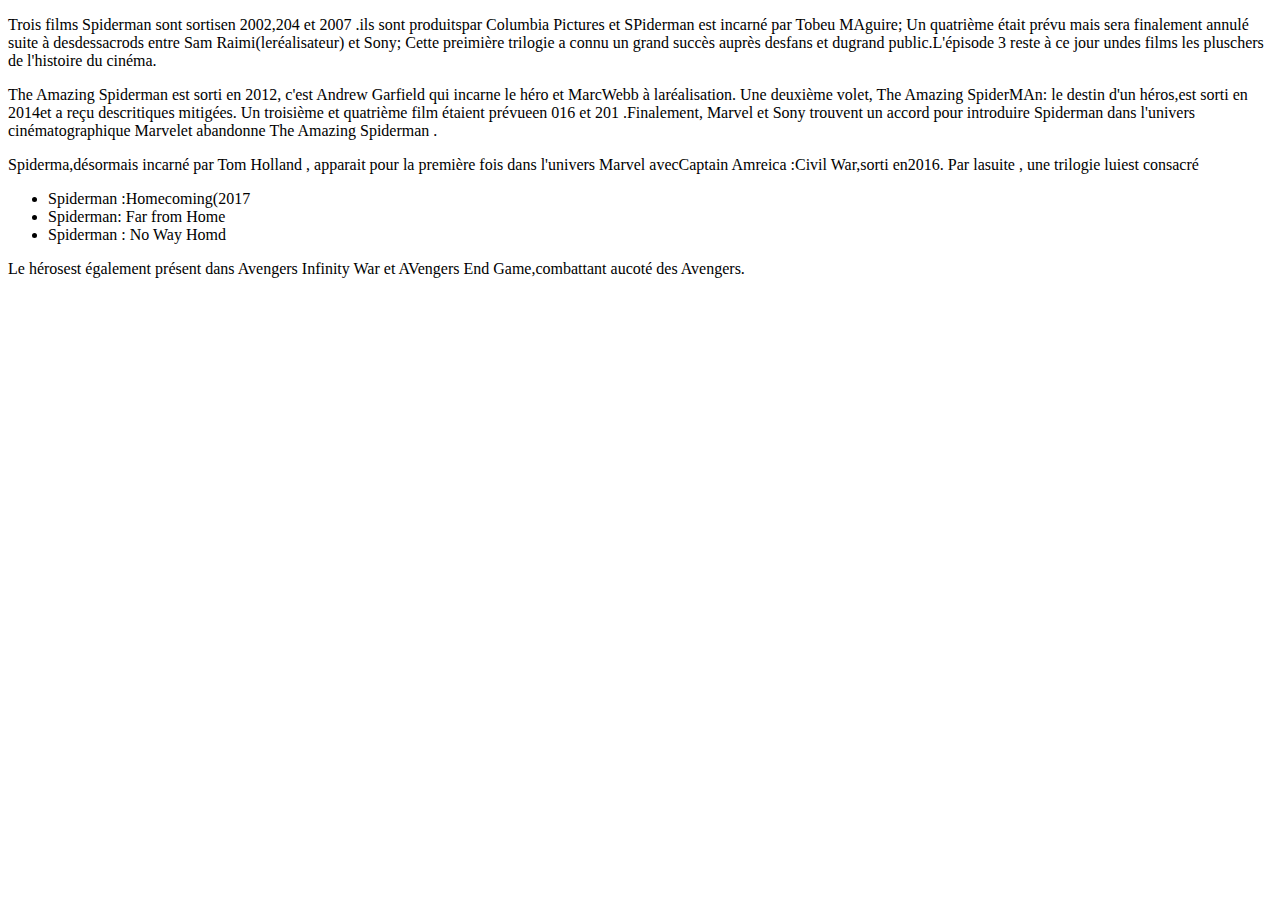
<file: Home.html>
<!DOCTYPE html>
<html lang="en">
<head>
    <meta charset="UTF-8">
    <meta http-equiv="X-UA-Compatible" content="IE=edge">
    <meta name="viewport" content="width=device-width, initial-scale=1.0">
    <title>Document</title>
</head>
<body>
    
    <p>Trois films Spiderman sont sortisen 2002,204 et 2007 .ils sont produitspar Columbia Pictures et SPiderman est incarné par Tobeu MAguire;
        Un quatrième était prévu mais sera finalement annulé suite à desdessacrods entre Sam Raimi(leréalisateur) et Sony;
        Cette preimière trilogie a connu un grand succès auprès desfans et dugrand public.L'épisode 3 reste à ce jour undes films les pluschers
        de l'histoire du cinéma.
    </p>
    <p>
        The Amazing Spiderman est sorti en 2012, c'est Andrew Garfield qui incarne le héro et MarcWebb à laréalisation.
        Une deuxième volet, The Amazing SpiderMAn: le destin d'un héros,est sorti en 2014et a reçu descritiques mitigées. 
        Un troisième et quatrième film étaient prévueen 016 et 201 .Finalement, Marvel et Sony trouvent un accord pour introduire Spiderman dans l'univers cinématographique Marvelet 
        abandonne The Amazing Spiderman .
    </p>
    <p>
        Spiderma,désormais incarné par Tom Holland , apparait pour la première fois dans l'univers Marvel avecCaptain Amreica :Civil War,sorti en2016.
        Par lasuite , une trilogie luiest consacré
        <ul>
            <li>Spiderman :Homecoming(2017</li>
            <li>Spiderman: Far from Home</li>
            <li>Spiderman : No Way Homd</li>
            
        </ul>
        Le hérosest également présent dans Avengers Infinity War et AVengers End Game,combattant aucoté des Avengers.

    </p>
    

</body>
</html>
</file>
<file: style.css>
@font-face {
    font-family: 'far_from_homecomingregular';
    src: url(Assets/police/Far-From-Homecoming-Updated.otf);
}
@font-face {
    font-family: 'Montserrat';
    src: url("Assets/police/Montserrat-Italic-VariableFont_wght.ttf");
    src: url("Assets/police/Montserrat-VariableFont_wght.ttf")
}
body
{
    margin:0;
}
/*en tête*/
.header-nav
{
    background-color:#B11313 ;
}
.container
{
    width:80%;
    display: flex;
    margin:0 auto;
    justify-content: space-between;
   
}
.brand
{
    width: 25%;
    display: flex;
    padding-top: 10px;
    justify-content:space-around;
}
header nav
{
    width:60%;
}
header nav ul
{
    display: flex;
    list-style-type: none;
    justify-content: space-between;
}
header nav a
{
    color: white;
    text-decoration: none;
}

.branding2
{
    position: relative;
    top : 5px;
}

/* la toile*/
.header-latoile
{
    display: flex;
    background-color:#F1C530 ;
    justify-content: space-between;
}
.la-toile
{
    color:white;
    padding-left: 10%;
    padding-top: 12.5%;
}
header h1
{
    font-size: 75px;
    text-transform: uppercase;
    font-family:'Far From Homecoming';
}
.la-toile p
{
    font-size:20px;
    font-family: 'Montserrat';
}
.photo
{
    transform: rotateZ(180deg)rotateX(180deg);
}

/*la petite antenne*/
.petite-antenne
{
    display: flex;
    color:#FFFFFF;
    padding-left:10%;
    padding-right: 10%;
    padding-bottom: 7.5%;
    background-color:#B11313;
    justify-content: space-between;
}

.petite-antenne h2
{
    margin:0;
    padding-top :10%;
    padding-bottom: 5%;
    text-transform: uppercase;
    font-family:'Far From Homecoming';
}

.petite-antenne p
{
    margin: 0;
}
.antenne img
{
    padding-top: 10%;
}

.message
{
    padding-top: 15%;
    position: relative;
}
input
{
    width:100% ;
    color: white;
    margin-bottom: 5%;
    border-radius: 15px;
    padding: 5px 10px 5px 5px;
    background-color:#B11313;
}

textarea
{
    width:100%;
    height: 50px;
    color:white;
    border-radius: 15px;
    padding: 5px 5px 50px 0;
    background-color: #B11313;
}

.message button
{
    color:white;
    margin-top:10%;
    margin-left: 25%;
    border-radius: 15px;
    background-color: #B11313;
    padding: 15px 45px 15px 45px;
}

/* Sayna x Marvel*/
.saynaxmarvel
{
    color:white;
    padding-left: 10%;  
    padding-right: 10%;
    background-color:#114C92;
}

.saynaxmarvel h2
{
    margin:0;
    padding-top:5%;
    padding-bottom:2.5%;
    font-family:'Far From Homecoming';
}

.paragraphe
{
    display:flex;
    justify-content: space-evenly;
}

.paragraphe1 
{
    width:50%;
    margin:0;
}

.paragraphe2
{
    width: 45%;
}

.saynaxmarvel p
{
    text-align: justify;
}

.reseau
{
    padding-top:5%;
}

.reseau button
{
    color:white;
    border-radius: 15px;
    margin: 5% 5% 5% 5%;
    background-color: #114C92;
    padding: 15px 45px 15px 45px;
}

/*footer*/
footer
{
    color: #FFFFFF;
    padding-top: 4%;
    background-color:#000000 ;
}

footer .foot-up
{
    display: flex;
    justify-content: space-evenly;
}

footer .foot-up .ul1
{
    width:25%;
    display: flex;
    justify-content: space-between;
}

footer .foot-up .ul2
{
    width:10%;
    display: flex;
    justify-content: space-between;
}

footer .foot-up .branding
{
    display:flex;
}

footer .foot-up li
{
    list-style-type: none;
}

footer .foot-up a
{
    color:#FFFFFF;
    text-decoration: none;
}

select
{
    color:white;
    border-radius: 15px;
    margin: 5% 5% 5% 5%;
    background-color: #B11313;
}
.reseau-social
{
    padding-top:2%;
    padding-bottom:2%;
}

.reseau-social img
{
    background-color:#B11313;
    border-radius: 20px;
}
.foot-bottom
{
    text-align: center;
    padding-bottom: 1.5%;
}
footer .branding2
{
    top : 15px;
    position: relative;
}

/*responsive avec les media querries*/

@media (max-width:760px)
{
    /*en tête*/
    header nav ul
    {
        width:15%;
        color: #FFFFFF;
        padding-left: 90%;
        list-style-type:disc;
    }
    header nav a
    {
        display:none;
    }
    .brand
    {
        width:60%;
        padding-bottom: 2.5%;
    }
    .branding img
    {
        width:100%;
        height: 100%;
    }
    .branding2 img 
    {
        height:30%;
        width : 100%;
    }    
    .branding3 img
    {
        width:100%;
        height: 100%;
    }

    /*la toile*/
    .la-toile
    {
        padding-top: 5%;
    }
    .la-toile h1
    {
        width: 250px;
        margin-top:5px;
        font-size:35px;
        margin-bottom: 0;
    }
    .photo
    {
        width:200px;
    }
    .photo img 
    {
        width :350px;
    }
    .la-toile p 
    {
        margin: 0;
    }

    /*la petite antenne*/

    .petite-antenne
    {
        display: flex;
        text-align: center;
        flex-direction: column;
    }

    .message textarea
    {
        margin-bottom: 15px;
    }

    .message button 
    {
        margin: 0;
        color: #B11313;
        text-align: center;
        background-color: #FFFFFF;
    }
    .saynaxmarvel h2
    {
        font-size: 35px;
        text-align: center;
    }
    .paragraphe
    {
        display:flex;
        flex-direction: column;
    }
    .paragraphe1, .paragraphe2
    {
        width: 100%;
        height:102%;
    }

    .reseau button 
    {
        width:45%;
        margin-left:0;
        margin-right:0;
        border-radius: 20px;
    }
    .saynaxmarvel p,ul
    {
    text-align: center;
    }
    
      /*footer*/
      .foot-up,.foot-bottom
      {
          display: flex;
          padding-left: 10%;
          padding-bottom: 10%;
          flex-direction: column;
          justify-content: flex-start;
      }
  
      .ul1,.ul2
      {
      display: flex;
      flex-direction: column;
      }
  
      .ul1
      {
          order:1;
          width:500px;
          margin-top: 0;
          padding-left: 0;
          margin-bottom: 0;
      }
  
      .ul2
      {
          order:2;
          margin-top:0;
          padding-left: 0;
      }
  
      .branding 
      {
          order:3;
          display: flex;
          justify-content: center;
          
      }
      .footup form 
      {
          width:25%;
          margin-right: 10%;
          padding-left :70%;
      }
  
      .reseau-social img 
      {
          width:40px;
          filter: contrast(50%);
      }
</file>
<file: style4.css>
@font-face {
    font-family: 'far_from_homecomingregular';
    src: url(Assets/police/Far-From-Homecoming-Updated.otf);
}
@font-face {
    font-family: 'Montserrat';
    src: url("Assets/police/Montserrat-Italic-VariableFont_wght.ttf");
    src: url("Assets/police/Montserrat-VariableFont_wght.ttf")
}
body
{
    margin:0;
}

/*en tête*/

.header-nav
{
    background-color:#B11313 ;
}

.container
{
    width:80%;
    display: flex;
    margin:0 auto;
    justify-content: space-between; 
}

.brand
{
    width: 25%;
    display: flex;
    padding-top: 10px;
    justify-content:space-around;
}

header nav
{
    width:60%;
}

header nav ul
{
    display: flex;
    list-style-type: none;
    justify-content: space-between;
}

header nav a
{
    color: white;
    text-decoration: none;
}

.branding2
{
    position: relative;
    top : 5px;
}

/* spiderman*/
.header-spiderman
{
    display: flex;
    background :url("Assets/Illustration/img1.png");
    justify-content: space-between;
}

.spiderman
{
    color:white;
    padding-left: 10%;
    padding-top: 12.5%;
    padding-bottom: 15%;
}

header h1
{
    font-size: 75px;
    text-transform: uppercase;
    font-family:'Far From Homecoming';
}

.spiderman p
{
    font-size:30px;
    font-family: 'Montserrat';
    font-weight: bold;
}

.b-heros
{
    background-color:white;
    color: #B11313;
    font-family: 'Montserrat';
    font-size: 15px;
    font-weight: bold;
    padding: 8px 30px;
    border-radius: 15px;
}

.b-adversaire
{
    background-color: transparent;
    color: white;
    font-family: 'Montserrat';
    font-size: 15px;
    font-weight: bold;
    padding: 8px 30px;
    border-radius: 15px;
}


/*les spiderman au cinéma*/
.personnage
{
    background-color:#B11313;
    padding-left:10%;
    padding-right: 10%;
    padding-top: 5%;
    color:#FFFFFF;
}

h2
{
    margin:0;
    font-family:'Far From Homecoming';
    font-size:xx-large;
    text-transform: uppercase;
}

.cinema
{
    display: flex;
    padding-bottom: 7.5%;
    justify-content: space-between;
}

.Tobey p,.Andrew p,.Tom p
{
    width:300px;
    text-align: justify;
}

.Tobey button,.Andrew button,.Tom button
{
    padding:10px 10px 8px 8px;
    border-radius: 10px;
    background-color: #FFFFFF;
    color: #B11313;
    text-align: center;
    margin:auto 25%;
}

.petite-antenne h2
{
    margin:0;
    padding-top :10%;
    padding-bottom: 5%;
    text-transform: uppercase;
    font-family:'Far From Homecoming';
}

.petite-antenne p
{
    margin: 0;
}
.antenne img
{
    padding-top: 10%;
}

.message
{
    padding-top: 15%;
    position: relative;
}
input
{
    width:100% ;
    color: white;
    margin-bottom: 5%;
    border-radius: 15px;
    padding: 5px 10px 5px 5px;
    background-color:#B11313;
}


textarea
{
    width:100%;
    height: 50px;
    color:white;
    border-radius: 15px;
    padding: 5px 5px 50px 0;
    background-color: #B11313;
}
#Politique
{
    width:20px;
    margin: 0;
}

.message button
{
    color:white;
    margin-left: 25%;
    border-radius: 15px;
    background-color: transparent;
    padding: 15px 45px 15px 45px;
}

/* Deviens Spiderman*/
.deviens
{
    display: flex;
    color:white; 
    padding-right: 10%;
    background-color:#114C92;
    justify-content: space-between;
}
.message
{
    padding-top: 5%;
    padding-right: 5%;
    
}

.message input
{
    width: 350px;
    color: black;
    background-color: #FFFFFF;
}

/*inscrit-toi à la newsletter*/

.inscription
{
    padding-left: 10%;
    padding-right: 10%;
    background-color: #B11313;
    color: #FFFFFF;
}

.newsletter
{
    display: flex;
}

.letter,.capuche
{
    width:45%;
    padding-top: 5%;
}

.letter h2
{
    margin:0;
    font-size:xx-large;
    text-transform: uppercase;
    font-family:'Far From Homecoming';
} 

.letter button
{
    font-size: 15px;
    font-weight: bold;
    padding: 8px 30px;
    border-radius: 15px;
    margin-left: 25%;
    color: #B11313;
    font-family: 'Montserrat';
    background-color:white;
}

.letter form
{
    width:50%;
    padding-bottom: 20%;
    
}
/*footer*/
footer
{
    color: #FFFFFF;
    padding-top: 2.5%;
    background-color:#000000 ;
}

footer .foot-up
{
    display: flex;
    justify-content: space-evenly;
}

footer .foot-up .ul1
{
    width:25%;
    display: flex;
    justify-content: space-between;
}

footer .foot-up .ul2
{
    width:10%;
    display: flex;
    justify-content: space-between;
}

footer .foot-up .branding
{
    display:flex;
}

footer .foot-up li
{
    list-style-type: none;
}

footer .foot-up a
{
    color:#FFFFFF;
    text-decoration: none;
}

select
{
    color:white;
    border-radius: 15px;
    margin: 5% 5% 5% 5%;
    background-color: #B11313;
}
.reseau-social
{
    padding-top:2%;
    padding-bottom:2%;
}

.reseau-social img
{
    border-radius: 20px;
    background-color:#B11313;
  
}
.foot-bottom
{
    text-align: center;
    padding-bottom: 1.5%;
}
footer .branding2
{
    top : 15px;
    position: relative;
}

/*responsive avec les media querries*/

@media (max-width:760px)
{
    /*en tête*/

    header nav ul
    {
        list-style-type:disc;
        color: #FFFFFF;
        width:15%;
        padding-left: 90%;
    }

    header nav a
    {
        display:none;
    }

    .brand
    {
        width:60%;
        padding-bottom: 2.5%;
    }

    .branding img
    {
        width:100%;
        height: 100%;
    }
    .branding2 img 
    {
        height:30%;
        width : 100%;
    } 

    .branding3 img
    {
        width:100%;
        height: 100%;
        
    }

    .header-nav
    {
        background-color: transparent;
    }

    /*spiderman*/
    #header
    {
        padding-bottom: 10%;
        background-size: 760px;
        background :url("Assets/Illustration/img1.png") no-repeat;
    }

    .header-spiderman
    {
        background: transparent;
    }

    .spiderman
    {
        display: flex;
        padding-bottom: 0;
        flex-direction: column;
    }

    .spiderman h1
    {
        order: 1;
        margin: 0;
        font-size: 45px;
    }

    .spiderman p 
    {
        order:2;
        font-size: 20px;
    }

    .button 
    {
        order:3;
        display: flex;
        flex-direction: row;
        justify-content: space-between;
    }

    .personnage
    {
        text-align: center;
    }

    .cinema
    {
        display: flex;
        text-align: center;
        flex-direction: column;
    }

    .Tobey p,.Andrew p,.Tom p
    {
        width: 100%;
        text-align: center;
        padding-bottom: 10px;
    }

    .Tobey button,.Andrew button,.Tom .button
    {
        margin-bottom: 10px;
    } 

    /*Deviens spiderman*/

    .deviens
    {
        position: relative;
        background-size: contain;
        background-color: #114C92;
        background-image: url("Assets/Illustration/img5.png") no-repeat;
    }

    .message 
    {
        left: 10%;
        z-index: 1;
        text-align: center;
        position: absolute;
        width:80%;
    }

    .message form
    {
        padding-left: 0;
    }
    .message form input
    {
        margin-left: 70%;
        margin-bottom: 20px;
    }

    .message button 
    {
        color: white;
        margin-left: 150%;
        text-align: center;
        background-color:transparent;
    }
    
    /*inscris-toi à la Newsletter*/
    .capuche
    {
        width:50%;
        margin-right: 0;
        margin-top: 25%;
        padding-top: 0%;  
    }

    .capuche img
    {
        width: 100%;
        height: 100%;
    }

    .inscription
    {
        padding-right: 0;
    }

    .letter
    {
        width:80%;
        text-align: center;
    }

   .letter h2
    {
        font-size: 23px;
    }

    .letter form 
    {
        width:100%;
        padding-left: 5%;
        padding-bottom: 5%;
    }

    #Politique
    {
        width:25px;
        height: 25px;
    }

    .letter button
    {
        margin-bottom: 10%;
    }


    /*footer*/
    .foot-up,.foot-bottom
    {
        display: flex;
        padding-left: 10%;
        padding-bottom: 10%;
        flex-direction: column;
        justify-content: flex-start;
    }

    .ul1,.ul2
    {
    display: flex;
    flex-direction: column;
    }

    .ul1
    {
        order:1;
        width:500px;
        margin-top: 0;
        padding-left: 0;
        margin-bottom: 0;
    }

    .ul2
    {
        order:2;
        margin-top:0;
        padding-left: 0;
    }

    .branding 
    {
        order:3;
        display: flex;
        justify-content: center;
        
    }
    form 
    {
        width:25%;
        margin-right: 10%;
        padding-left :70%;
    }

    .reseau-social img 
    {
        width:40px;
        filter: contrast(50%);
    }
</file>
<file: style2.css>
@font-face {
    font-family: 'far_from_homecomingregular';
    src: url(Assets/police/Far-From-Homecoming-Updated.otf);
}
@font-face {
    font-family: 'Montserrat';
    src: url("Assets/police/Montserrat-Italic-VariableFont_wght.ttf");
    src: url("Assets/police/Montserrat-VariableFont_wght.ttf");
}

body
{
    margin:0;
}

/*en tête*/

.header-nav
{
    background: #F1C530;
}

.container
{
    width:80%;
    display: flex;
    margin:0 auto;
    justify-content: space-between;  
}

.brand
{
    width: 25%;
    display: flex;
    padding-top: 10px;
    justify-content:space-around;
}

header nav
{
    width:60%;
}

header nav ul
{
    display: flex;
    list-style-type: none;
    justify-content: space-between;
}

header nav a
{
    color: white;
    text-decoration: none;
}

.branding2
{
    top : 5px;
    position: relative;
}

/* Super vilain*/

.header-vilain
{
    display: flex;
    padding-bottom: 10%;
    justify-content: space-between;
    background:url("Assets/Illustration/img7.png");
}

.super-vilain
{
    color:white;
    padding-left: 10%;
    padding-top: 12.5%;
}

header h1
{
    font-size: 90px;
    margin-bottom: 0;
    text-transform: uppercase;
    font-family:'Far From Homecoming';
}

.super-vilain p
{
    margin-top: 0;
    font-size:35px;
    font-family: 'Montserrat';
}

/*détail despersonnages*/

.détail
{
    display: flex;
    flex-wrap: wrap;
    padding-top: 5%;
    padding-left: 10%;
    padding-right: 10%;
    padding-bottom: 5%;
    background-color:#F1C530;
    justify-content: space-between;
}

.détail2
{
    display: flex;
    justify-content: center;
}

.Carredine,.Bouffon-vert,.Octopus,.Bouffon-vert2,.Homme-sable,.Venom,.Lezard,.Vautour,.Mysterio,.Electro,.Rhino
{
    width:23%;
    padding-right: 5%;
    padding-bottom: 5%;
}

.Carredine img,.Bouffon-vert img,.Octopus img,.Bouffon-vert2 img,.Homme-sable img,.Venom img,.Lezard img,.Electro img,.Mysterio img,.Rhino img,.Vautour img
{
    width:100%;
    height:170px;
}

.vilain1,.vilain2,.vilain3,.vilain4,.vilain5,.vilain6,.vilain7,.vilain8,.vilain9,.vilain10,.vilain11
{
    border-left: 8px solid;
    border-right:8px solid;
    border-bottom: 8px solid;
    border-bottom-left-radius: 20px;
    border-bottom-right-radius: 20px;
}

.vilain1 p,.vilain2 p,.vilain3 p,.vilain4 p,.vilain5 p,.vilain6 p,.vilain7 p,.vilain8 p,.vilain9 p,.vilain10 p,.vilain11 p
{
  
    margin-top:0;
    padding-left: 5%;
    padding-right: 5%;
    text-align: justify;
}

h3
{
    margin:0;
    text-align: center;
}

/*footer*/

footer
{
    color: #FFFFFF;
    padding-top: 2.5%;
    background-color:#000000 ;
}

footer .foot-up
{
    display: flex;
    justify-content: space-evenly;
}

footer .foot-up .ul1
{
    width:25%;
    display: flex;
    justify-content: space-between;
}

footer .foot-up .ul2
{
    width:10%;
    display: flex;
    justify-content: space-between;
}

footer .foot-up .branding
{
    display:flex;
}

footer .foot-up li
{
    list-style-type: none;
}

footer .foot-up a
{
    color:#FFFFFF;
    text-decoration: none;
}

select
{
    color:white;
    border-radius: 15px;
    margin: 5% 5% 5% 5%;
    background-color:#F1C530;
}

.reseau-social
{
    padding-top:2%;
    padding-bottom:2%;
}

.reseau-social img
{
    background-color:#F1C530;
    border-radius: 20px;
}

.foot-bottom
{
    text-align: center;
    padding-bottom: 1.5%;
}

footer .branding2
{
    top : 15px;
    position: relative;
}

/*responsive*/

@media (max-width:760px)
{
    /*en tete*/
    header nav ul
    {
        width:15%;
        color: #FFFFFF;
        padding-left: 90%;
        list-style-type:disc;
    }

   header nav a
    {
        display:none;
    }

    .brand
    {
        width:60%;
        padding-bottom: 2.5%;
    }

    .branding img,.branding3 img
    {
        width:100%;
        height:100%;   
    }

    .branding2 img 
    {
        height:30%;
        width : 100%;
    }    

    .header-nav
    {
        background-color:transparent
    }

    /*super vilains*/
    .head
    {
        padding-bottom: 10%;
        background-size: 760px;
        background:url("Assets/Illustration/img7.png") no-repeat;   
    }

    .header-vilain
    {
        padding: 0;
        background: transparent;
    }

    .header-vilain h1
    {
        font-size:35px;
        width: 350px;
        margin: 0;
    }

    .header-vilain p 
    {
        font-size:15px;
        margin: 0;
        width:450px;
    }

    /* fiche*/

    .détail,.détail2
    {
        display: flex;
        flex-direction: column;
        justify-content: center;
    }

    .Carredine,.Bouffon-vert,.Octopus,.Bouffon-vert2,.Homme-sable,.Venom,.Lezard,.Vautour,.Mysterio,.Electro,.Rhino
    {
        width:75%;
        padding-bottom:10%;
        padding-left: 12.5%;
        padding-right: 12.5%; 
    }

     /*footer*/

     .foot-up,.foot-bottom
     {
         display: flex;
         padding-left: 10%;
         padding-bottom: 10%;
         flex-direction: column;
         justify-content: flex-start;
     }

     .ul1,.ul2
     {
        display: flex;
        flex-direction: column;
     }
 
     .ul1
     {
         order:1;
         margin: 0;
         padding-left: 0;
     }
 
     .ul2
     {
         order:2;
         margin-top:0;
         padding-left: 0;   
     }
 
     .branding 
     {
        order:3; 
        display: flex;
        justify-content: center;
     }

     form 
     {
        width:25%;
        margin-right: 10%;
        padding-left :70%;
     }
 
     .reseau-social img 
     {
         width:40px;
         filter: contrast(50%);        
     }
</file>
<file: style3.css>
font-face {
    font-family: 'far_from_homecomingregular';
    src: url(Assets/police/Far-From-Homecoming-Updated.otf);
}
@font-face {
    font-family: 'Montserrat';
    src: url("Assets/police/Montserrat-Italic-VariableFont_wght.ttf");
    src: url("Assets/police/Montserrat-VariableFont_wght.ttf");
}

body
{
    margin:0;
}

/*en tête*/

.header-nav
{
    background-color:#114C92;
}

.container
{
    width:80%;
    display: flex;
    margin:0 auto;
    justify-content: space-between;   
}

.brand
{
    width: 25%;
    display: flex;
    padding-top: 10px;
    justify-content:space-around;
}

header nav
{
    width:60%;
}

header nav ul
{
    display: flex;
    list-style-type: none;
    justify-content: space-between;
}

header nav a
{
    color: white;
    text-decoration: none;
}

.branding2
{
    position: relative;
    top : 5px;
}

/* Un héros*/

.header-heros
{
    display: flex;
    background: url("Assets/Illustration/img19.png") ;
    justify-content: space-between;
}

.un-heros
{
    color:white;
    padding-left: 10%;
    padding-top: 12.5%;
}

header h1
{
    font-size: 75px;
    text-transform: uppercase;
    font-family:'Far From Homecoming';
}

.un-heros p
{
    font-size:20px;
    font-family: 'Montserrat';
}

/* valeurs à défendre*/

.valeurs
{
    display: flex;
    padding-top: 7.5%;
    padding-left: 10%;
    background-color: #114C92;
    justify-content: space-around;
}

.valeurs-a-defendre
{
    margin:0;
    width: 50%;
    color: white;
    padding-bottom: 5%;
}

 h2
{
    margin:0;
    font-size: 25px;
    text-transform: uppercase;
    font-family:'Far From Homecoming';
   
}

.vidéo
{
  
    height: 50%;
    margin-top: 7.5%;
    background-color: white;
}
/*des fondations solides*/
.solides
{
    color: white;
    height: 350px;
    padding-left:10%;
    padding-top: 7.5%;
    background: url("Assets/Illustration/img20.png");
}
.fondations
{
    color: white;
    background-color: #114C92;
}

.force
{
    display: flex;
    padding: 5% 10%;
    justify-content: space-between;
   
}

.force p
{
    padding-top: 25px;
    padding-right:10px;
    text-align: justify;
}

.force-surhumaines,.paragraphe2
{
    width:50%;
}
.Des-meilleurs-amis
{
    display: flex;
    padding-left: 10%;
    padding-right: 10%;
    padding-bottom: 5%;
    justify-content: space-evenly;
}

.image1
{
    left:0;
    width:60%;
    z-index: 1;
    position: absolute;
}
.image2
{
    width:60%;
    z-index: 2;
    left:200px;
    bottom: -25px;
    position: absolute;
   
}
.amis,.amis2
{
    width:50%;
}

.amis
{
    position:relative
}

.amis2
{
    padding-top: 30px;
}

.MJ
{
    width: 50%;
    display: flex;
    padding-top: 5%;
    padding-left: 10%;
    padding-right: 10%;
    flex-direction: column;
    justify-content: space-between;   
}

h3 
{
    margin:0;
}

.petites-amies
{
    display: flex;
}

.photo-MJ
{
    justify-content: center;
}

.Gwen
{
    padding-left: 20%;
}

/*Avengers*/

.Avengers
{
    display:flex;
    color:white;
    padding-left: 10%;
    background-color:#B11313;
}

.histoires
{
    width:50%;
}

.images
{
    width:100%;
}

.image11,.image12,.image3,.image4,.image5,.image6
{
    padding-right: 10px;
    padding-bottom: 10px;
}

.images p
{
    margin: 0;
}

.image3
{
    clear:both
}

.story
{
    width:50%;
    height:30%;
    float:right;
    padding-right: 35px;
    text-align: justify;
}

.images h2
{
    padding-top:30px;
    padding-bottom: 40px;
}

/*Un univers hyper riche*/
.Univers
{
    color: white;
    padding-bottom :10%;
    background: url("Assets/Illustration/img33.png");
}

.fond-bleu
{
    width :30%;
    margin-left: 60%;
    margin-right: 10%;
    background-color: rgba(30,144,255,0.5);
}

    /*footer*/

    footer
    {
        color: #FFFFFF;
        padding-top: 2.5%;
        background-color:#000000 ;
    }
    
    footer .foot-up
    {
        display: flex;
        justify-content: space-evenly;
    }
    
    footer .foot-up .ul1
    {
        width:25%;
        display: flex;
        justify-content: space-between;
    }
    
    footer .foot-up .ul2
    {
        width:10%;
        display: flex;
        justify-content: space-between;
    }
    
    footer .foot-up .branding
    {
        display:flex;
    }
    
    footer .foot-up li
    {
        list-style-type: none;
    }
    
    footer .foot-up a
    {
        color:#FFFFFF;
        text-decoration: none;
    }
    
    select
    {
        color:white;
        border-radius: 15px;
        margin: 5% 5% 5% 5%;
        background-color:#114C92;
    }
    .reseau-social
    {
        padding-top:2%;
        padding-bottom:2%;
    }
    
    .reseau-social img
    {
        border-radius: 20px;
        background-color:#114C92;
    }
    .foot-bottom
    {
        text-align: center;
        padding-bottom: 1.5%;
    }
    footer .branding2
    {
        position: relative;
        top : 15px;
    }
   


/*responsive avec les media querries*/

@media (max-width:760px)
{
    /*en tête*/

    header nav ul
    {
        width:15%;
        padding-left: 90%;
        color: #FFFFFF;
        list-style-type:disc;
    }
  
    header nav a
    {
        display:none;
    }

    .brand
    {
        width:60%;
        padding-bottom: 2.5%;
    }

    .branding img
    {
        height: 100%;
        width:100%;
    }

    .branding2 img 
    {
        height:30%;
        width : 100%;
    } 

    .branding3 img
    {
        height: 100%;
        width:100%;
    }

    /*Un héros*/

    .un-heros
    {
        padding-top: 15%;
        padding-bottom: 5%;
    }

    .un-heros h1
    {
        font-size:35px;
        width: 250px;
        margin-top:5px;
        margin-bottom: 0;
    }
    .photo
    {
        width:200px;
    }
    .photo img 
    {
        width :350px;
    }
    .la-toile p 
    {
        margin: 0;
    }

    /*Des valeurs à défendre*/

    .valeurs
    {
        display: flex;
        text-align: center;
        padding-bottom: 5%;
        flex-direction: column;
    }

    .valeurs-a-defendre
    {
        width:80%;
    }
    .vidéo
    {
        width:80%;
    }

    /*des fondationssolides*/
    .force
    {
        display: flex;
        text-align: center;
        padding-bottom: 5%;
        flex-direction: column;
    }

    .force-surhumaines ,.paragraphe2 
    {
        width:100%;
    }

    .force-surhumaines p ,.paragraphe2 p 
    {
        text-align: justify;
    }

    .Des-meilleurs-amis,.amis2
    {
        display: flex;
        text-align: center;
        padding-bottom: 5%;
        flex-direction: column;
    }

    .amis,.amis2
    {
        width:100%;
    }

    .Des-meilleurs-amis h2
    {
        width:80%;
        text-align: justify;
    }
    .image1
    {
   
        width:60%;
        padding: 2.5%;
        position: relative;
    }

    .image2
    {
        
        width:60%;
        position: relative;
        padding-right: 500px;
    }
    .petites-amies
    {
        display: flex;
        text-align: center;
        flex-direction: column;
    }

    .photo-MJ
    {
        order:1;
    }

    .MJ
    {
        width:80%;
        order:2;
        text-align: justify;
    }

    .MJ h2
    {
        text-align: center;
        width:80%;
    }

    .Gwen,.MaryJ,.Stacy   
    {
        width:25%;
        padding-left:10px;
    }

    .Avengers,.Univers
    {
        display: none;
    }

    /*footer*/

    .foot-up,.foot-bottom
    {
        display: flex;
        padding-left: 10%;
        padding-bottom: 10%;
        flex-direction: column;
        justify-content: flex-start;
    }

    .ul1,.ul2
    {
    display: flex;
    flex-direction: column;
    }

    .ul1
    {
        order:1;
        margin: 0;
        padding-left: 0;
    }

    .ul2
    {
        order:2;
        margin-top:0;
        padding-left: 0;
    }

    .branding 
    {
        order:3;
        display: flex;
        justify-content: center;
    }
    
    form 
    {
        width:25%;
        margin-right: 10%;
        padding-left :70%;
    }

    .reseau-social img 
    {
        width:40px;
        filter: contrast(50%);    
    }
</file>
